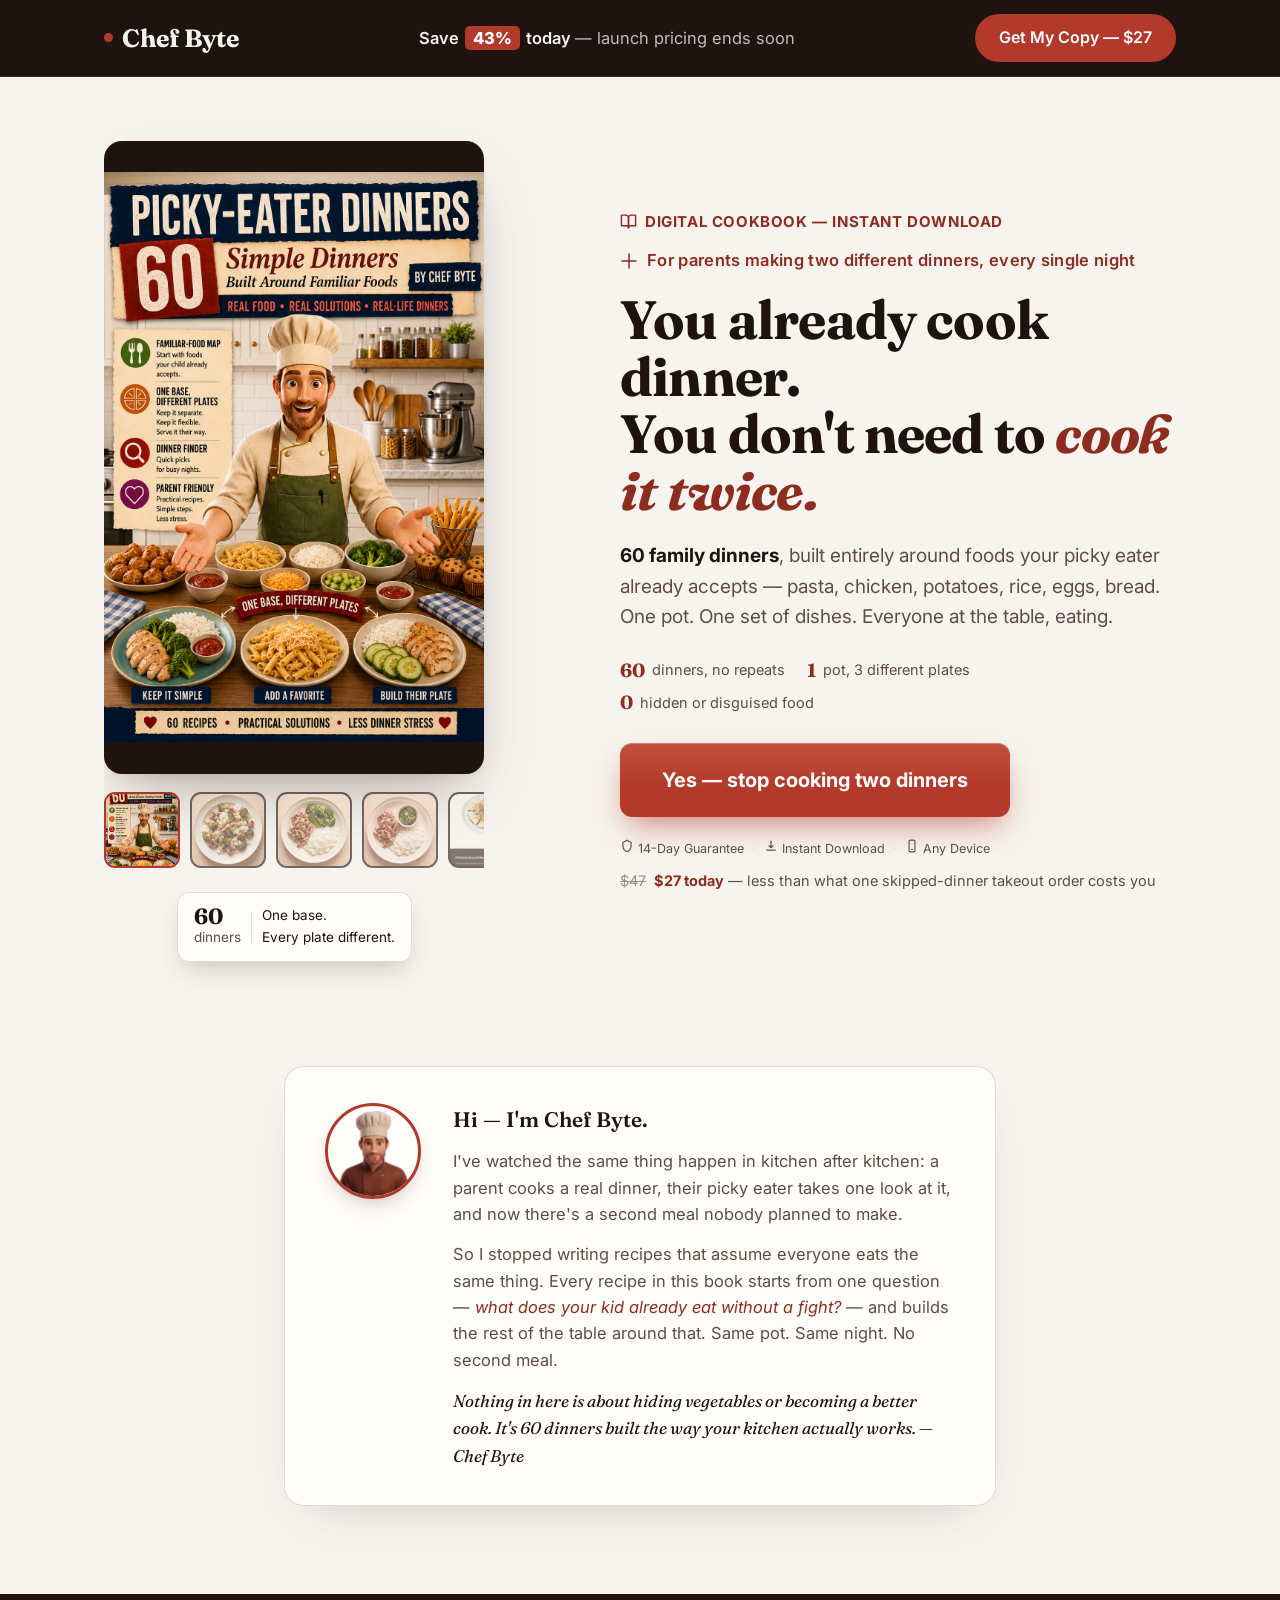
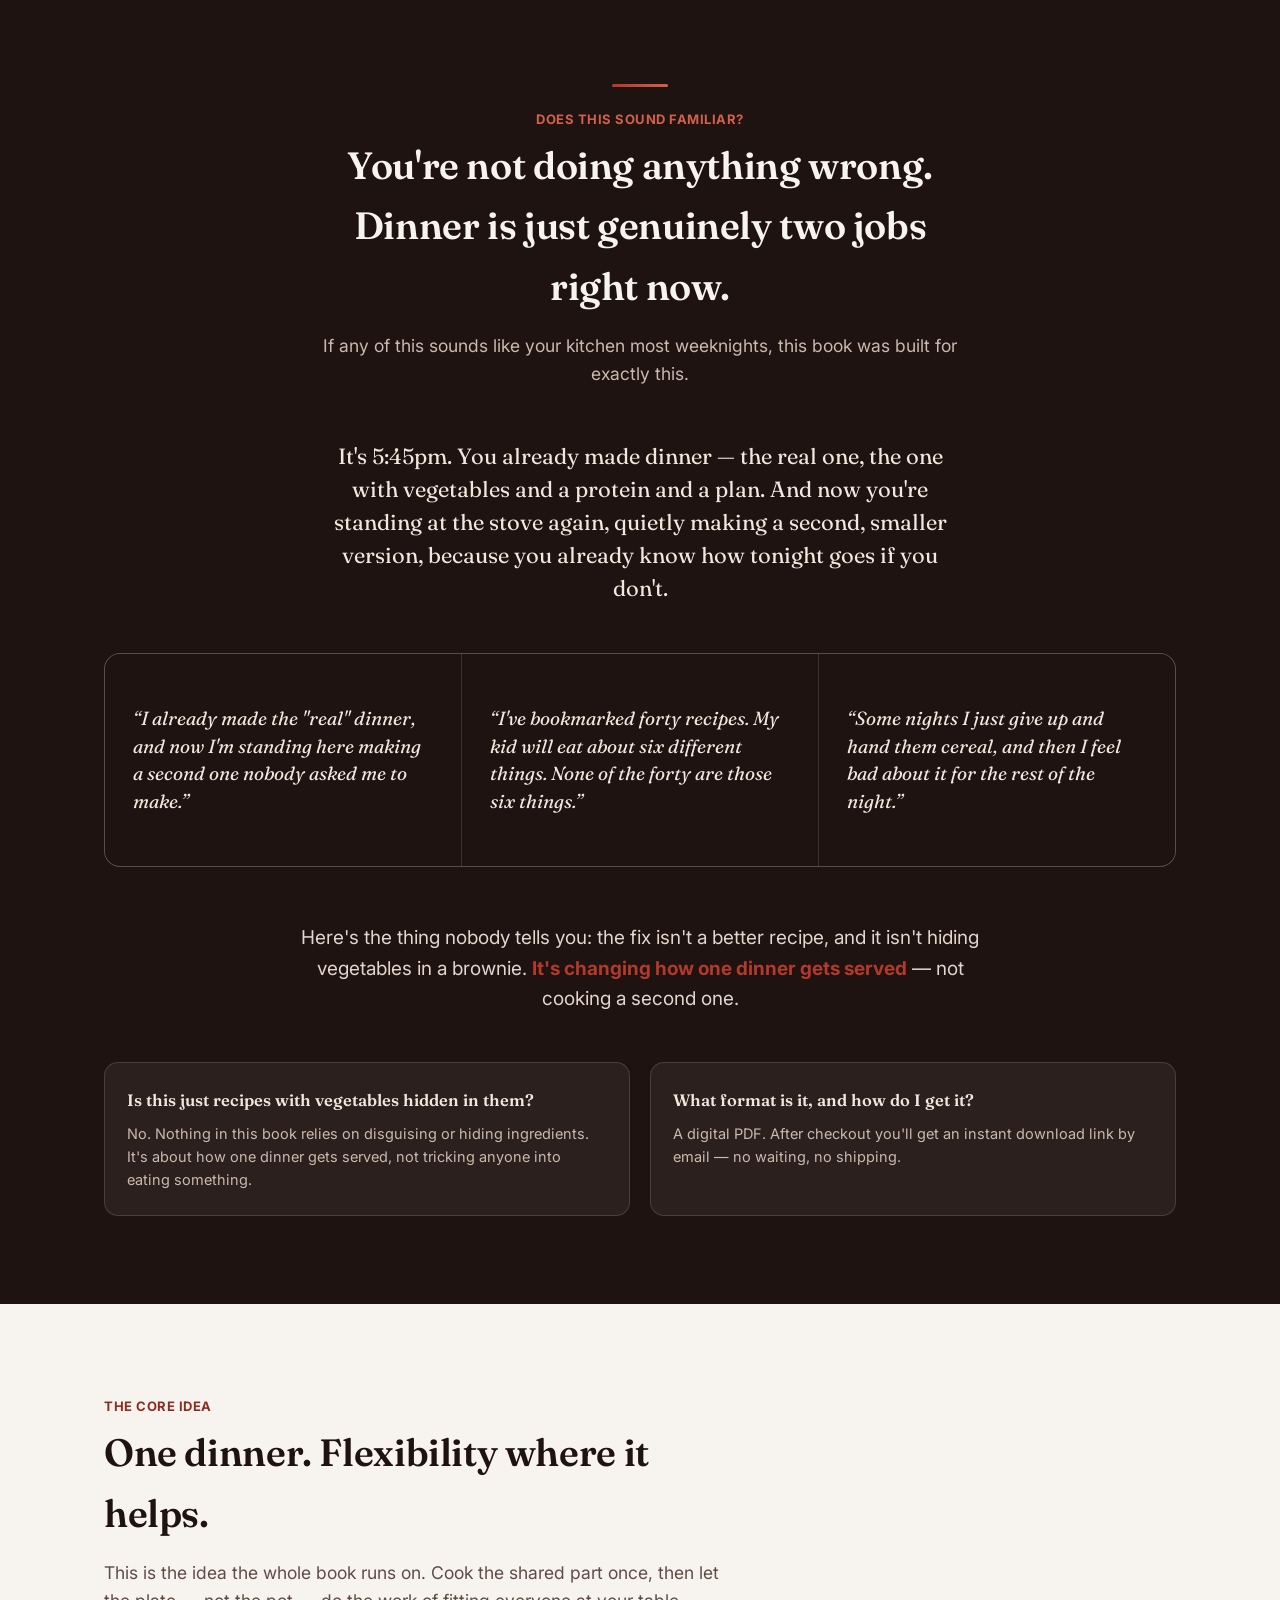
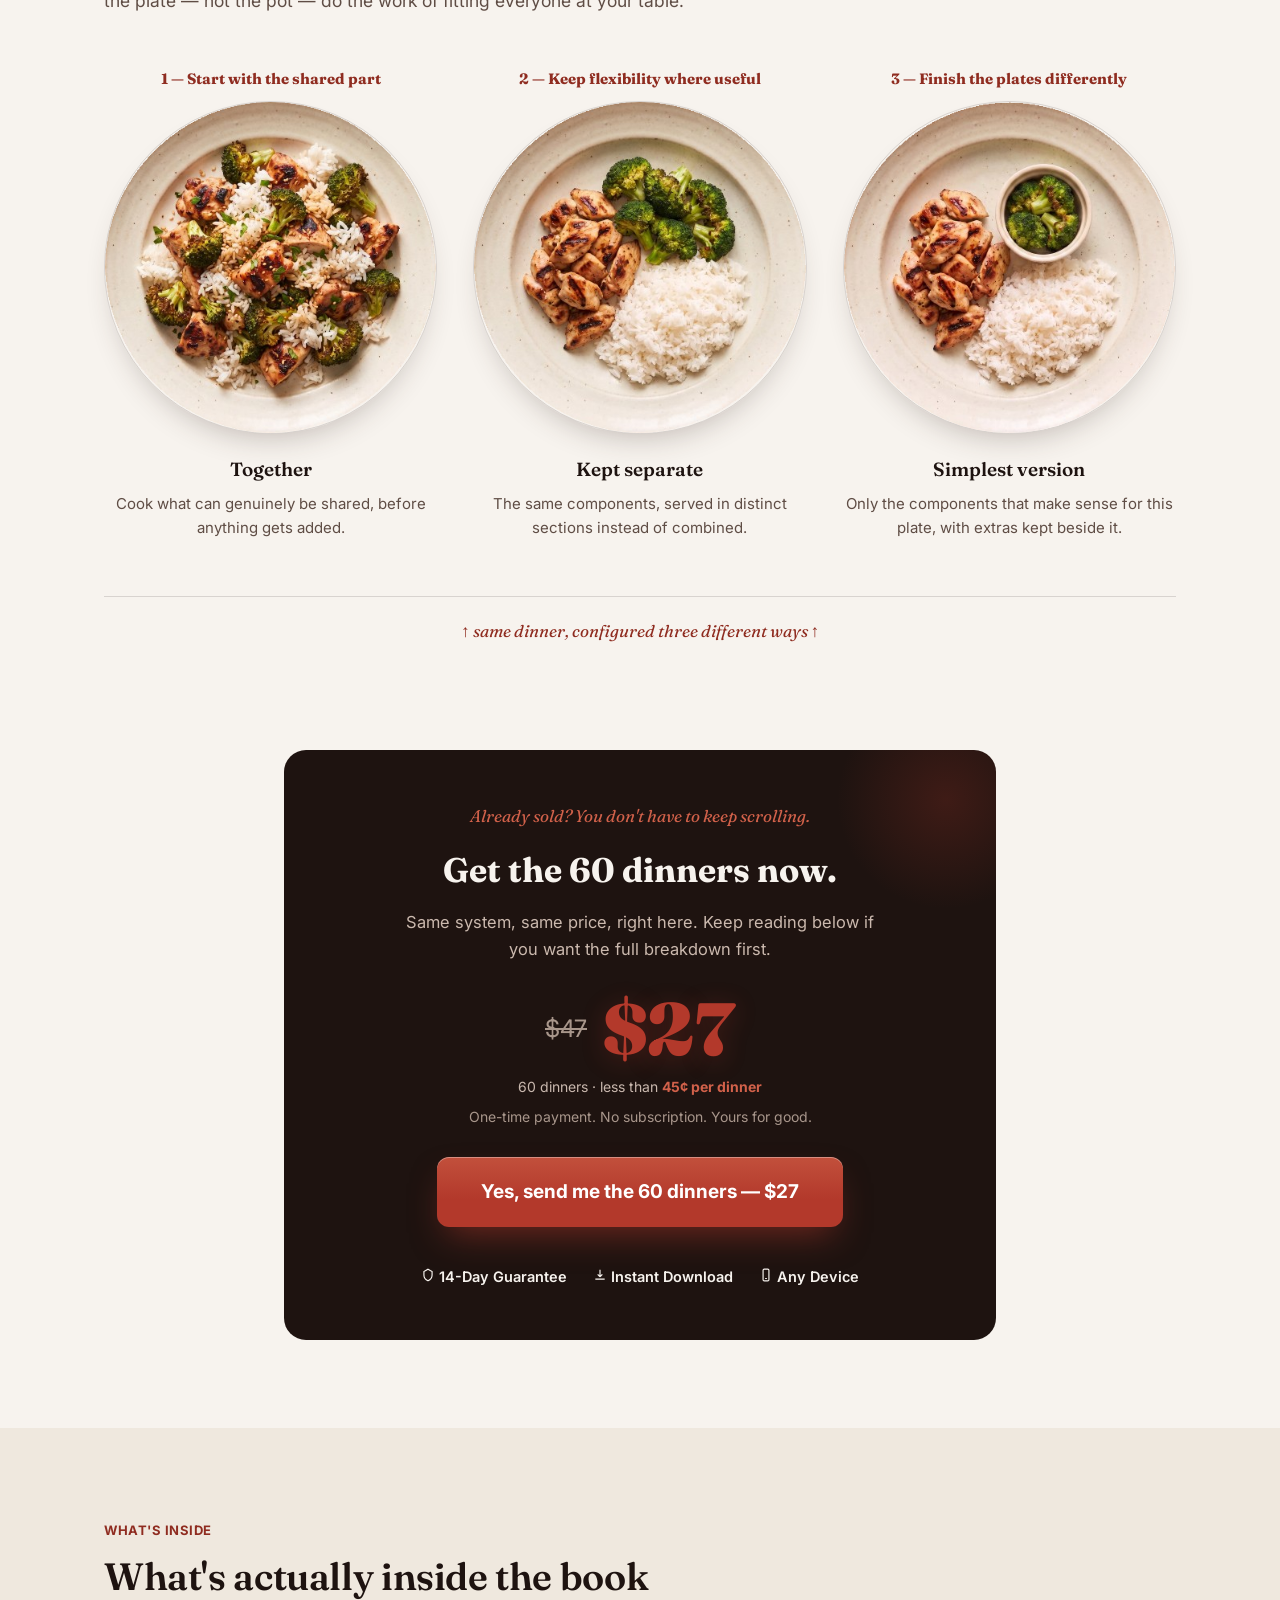
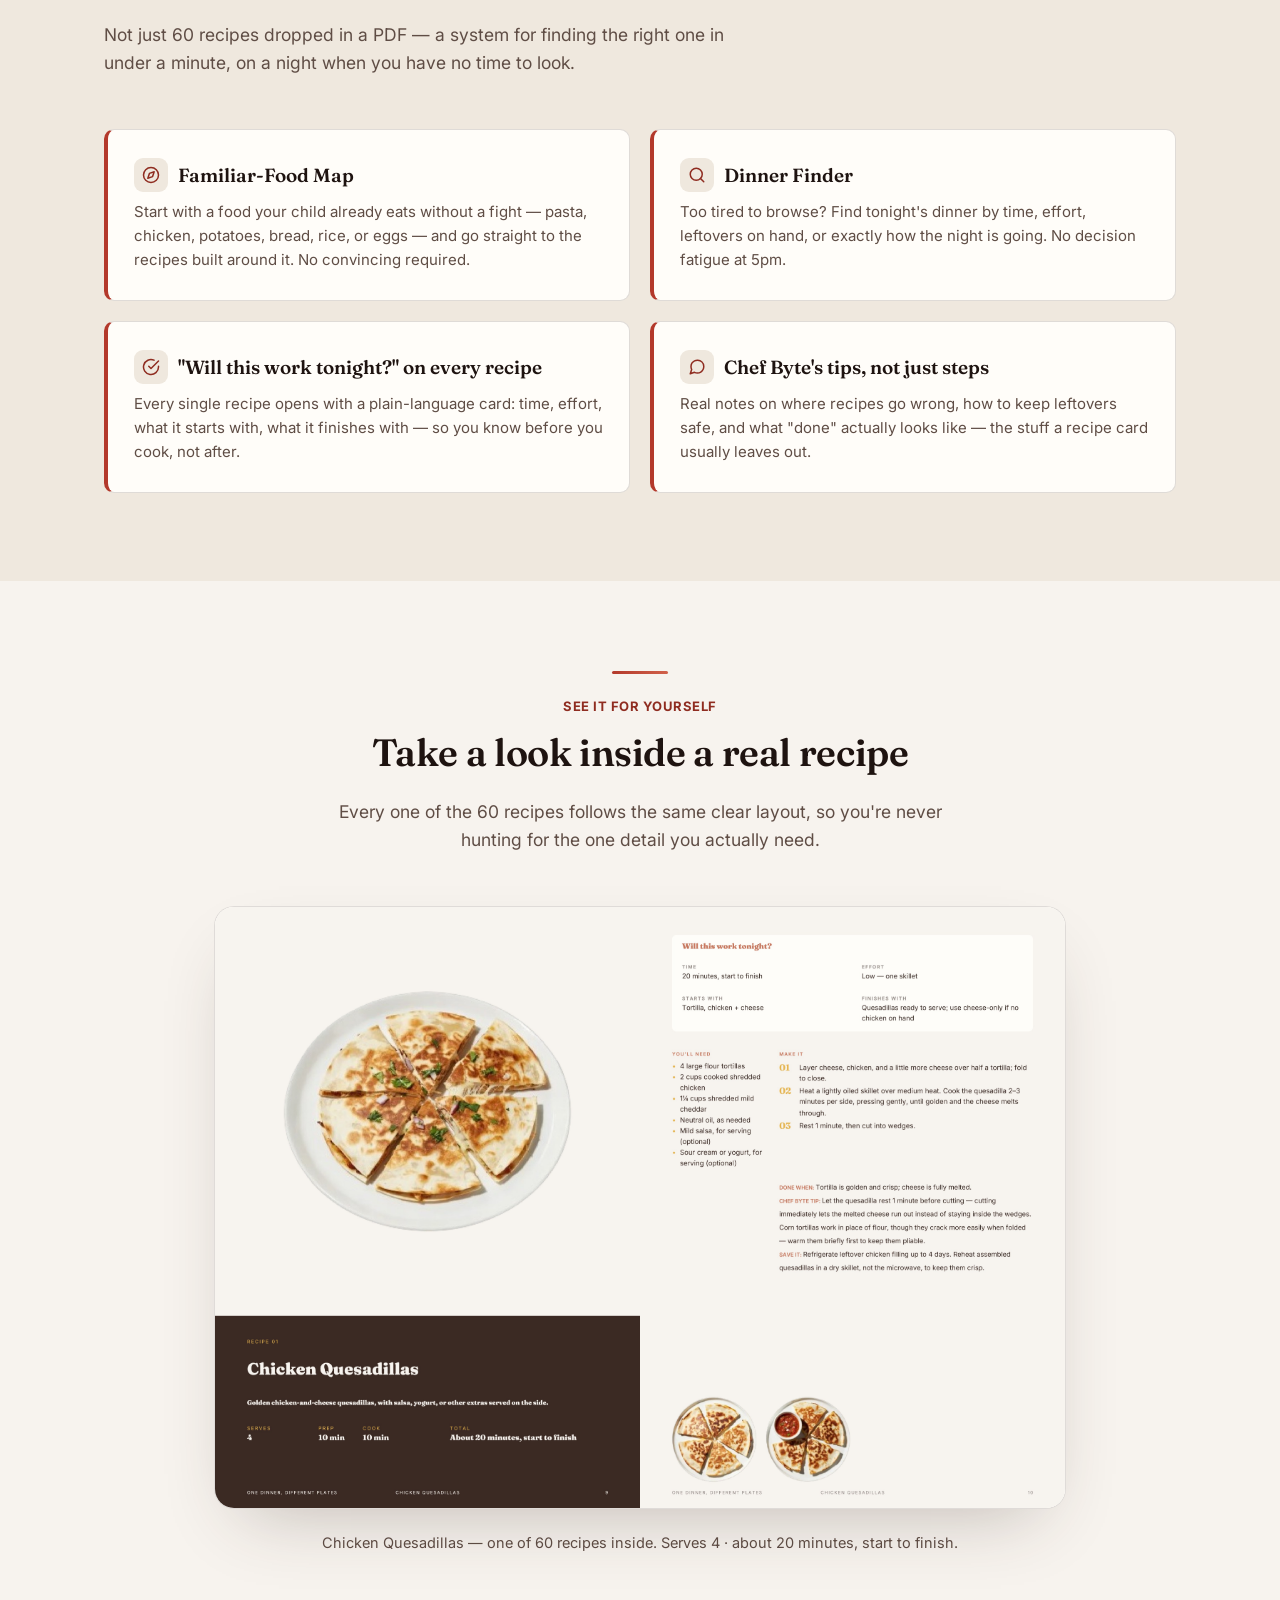
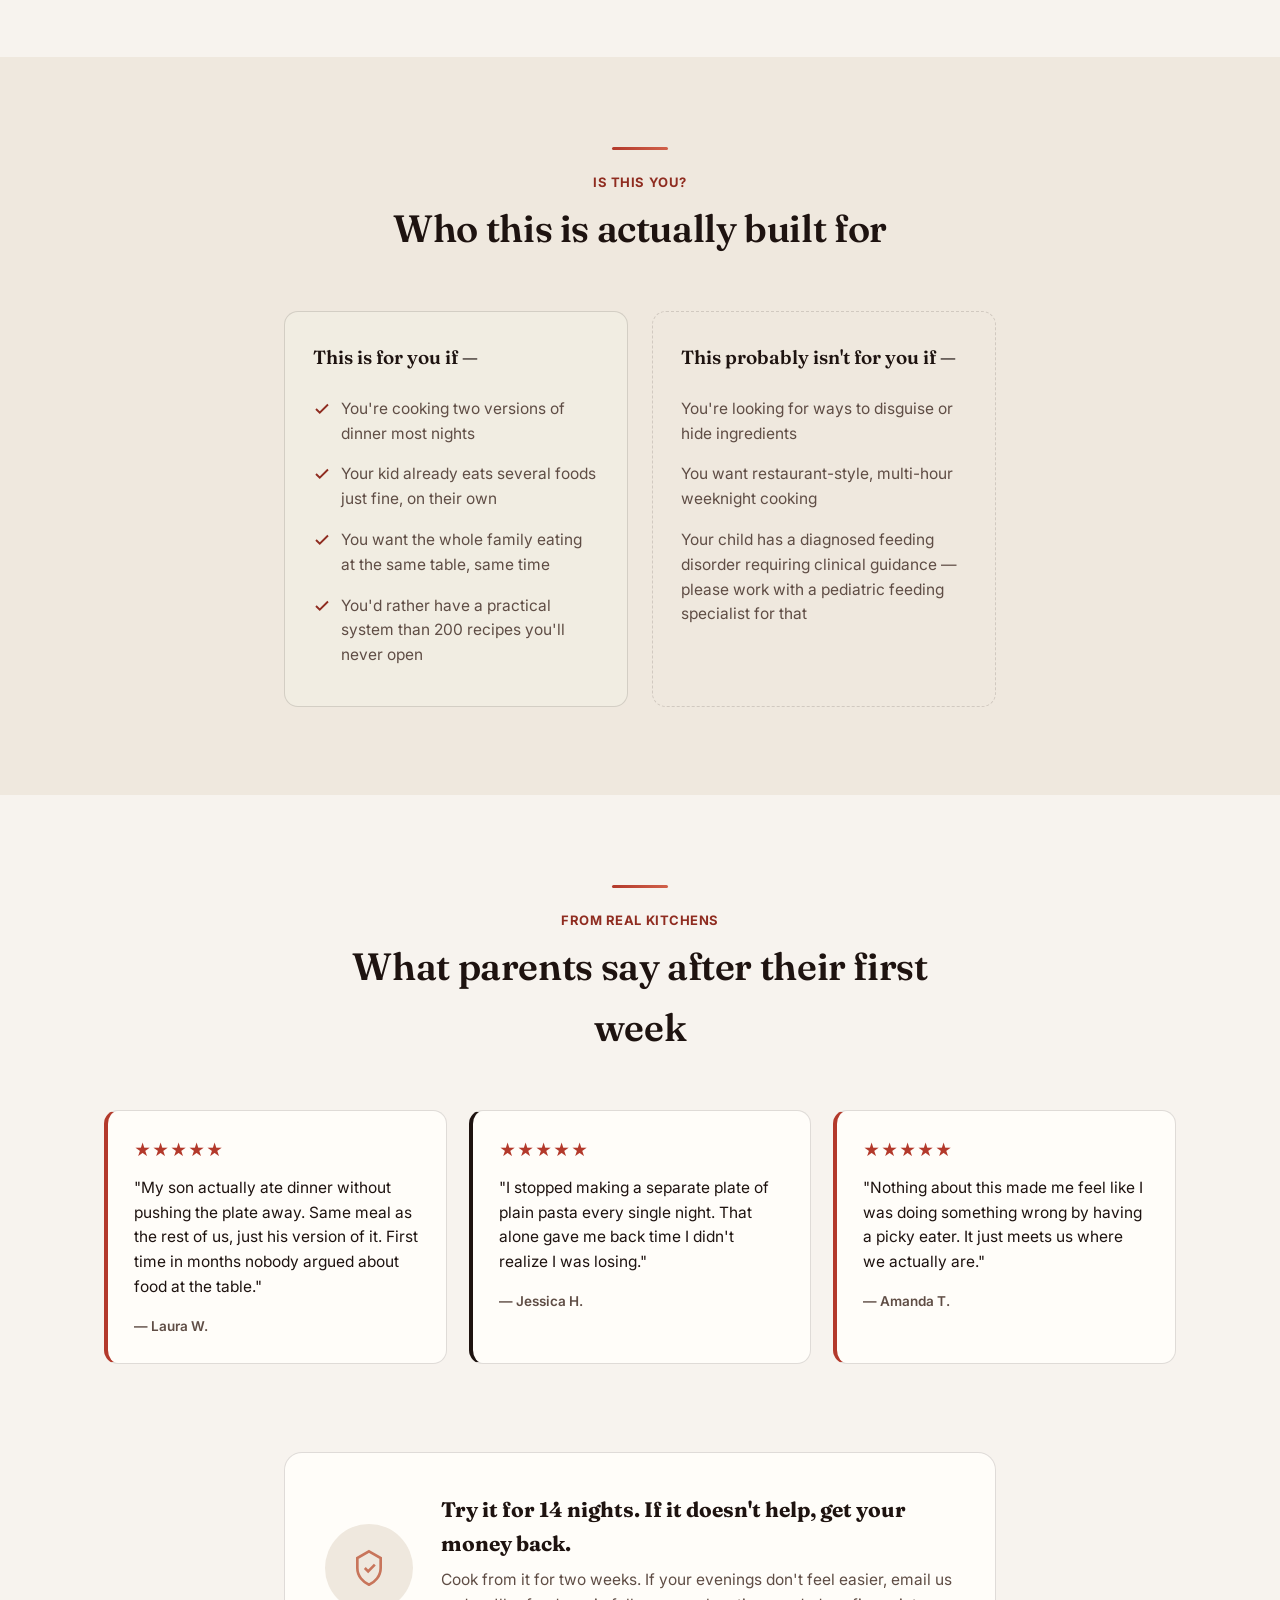
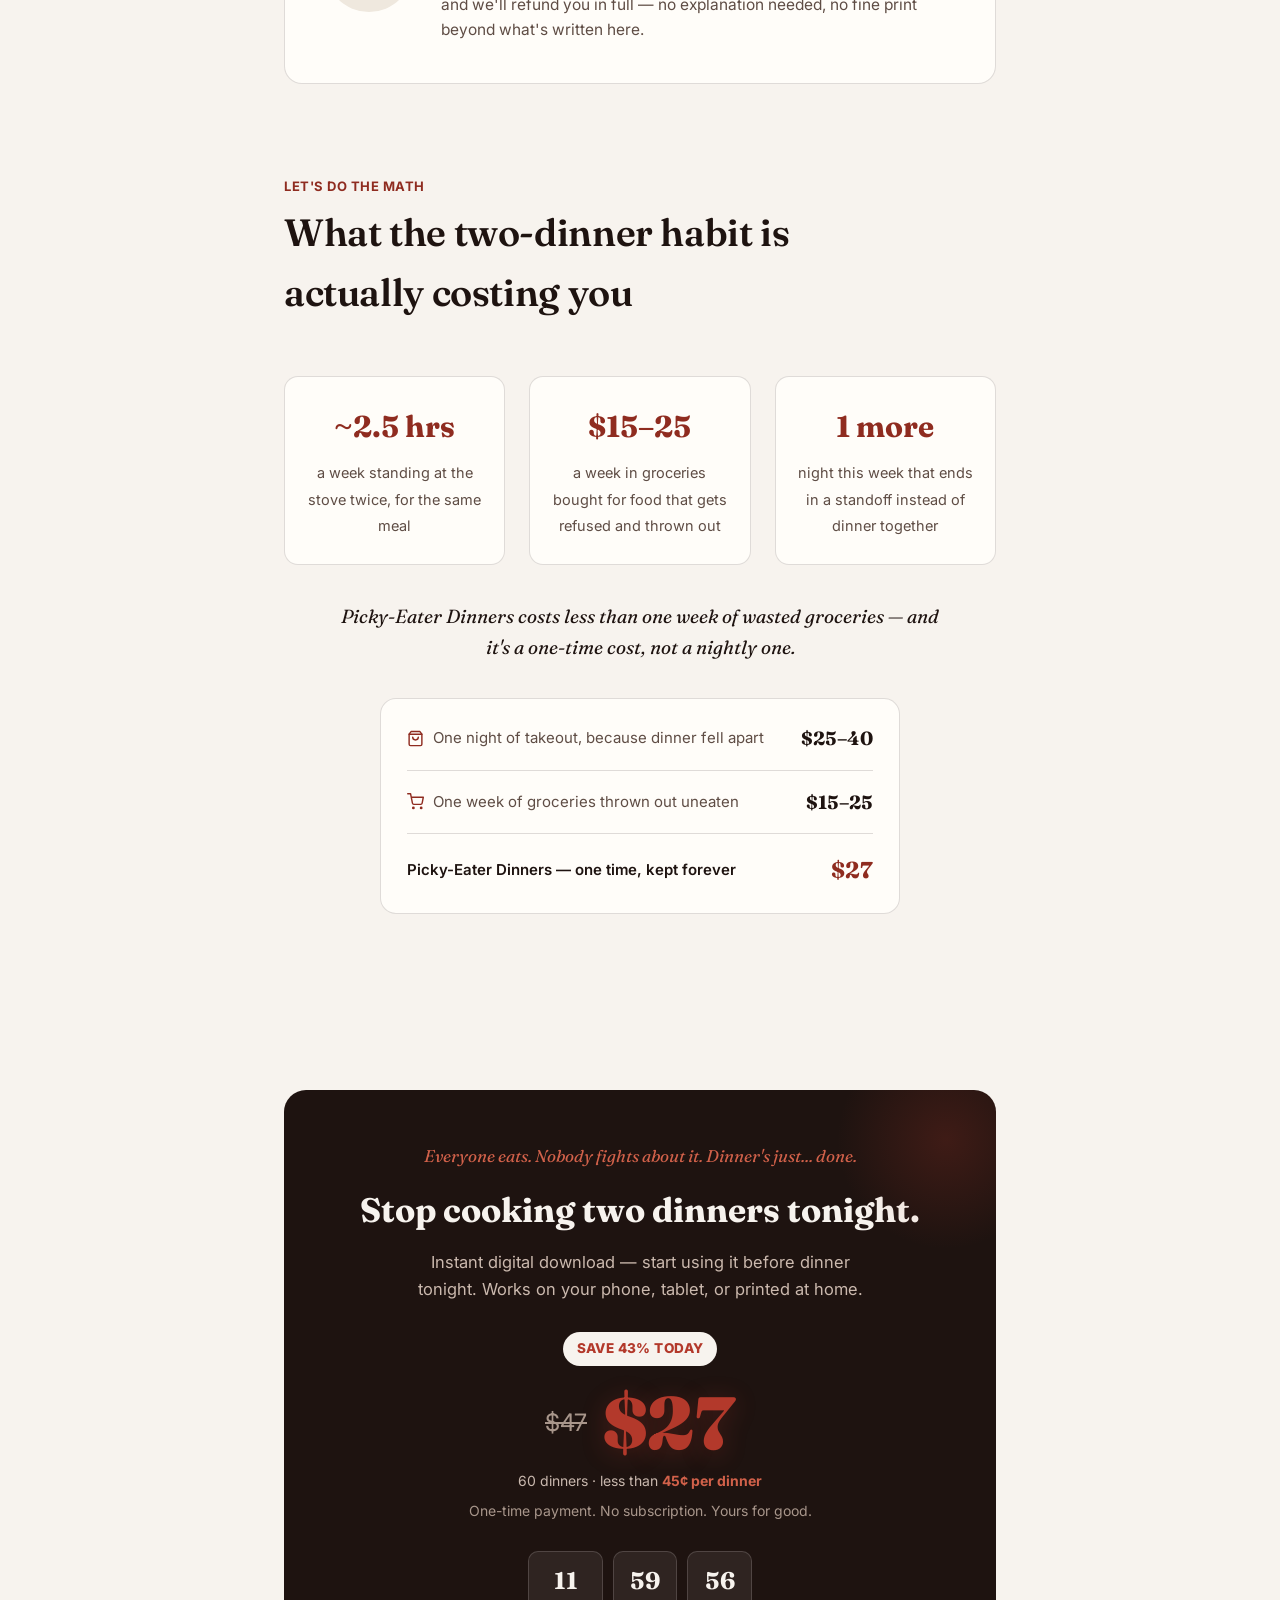
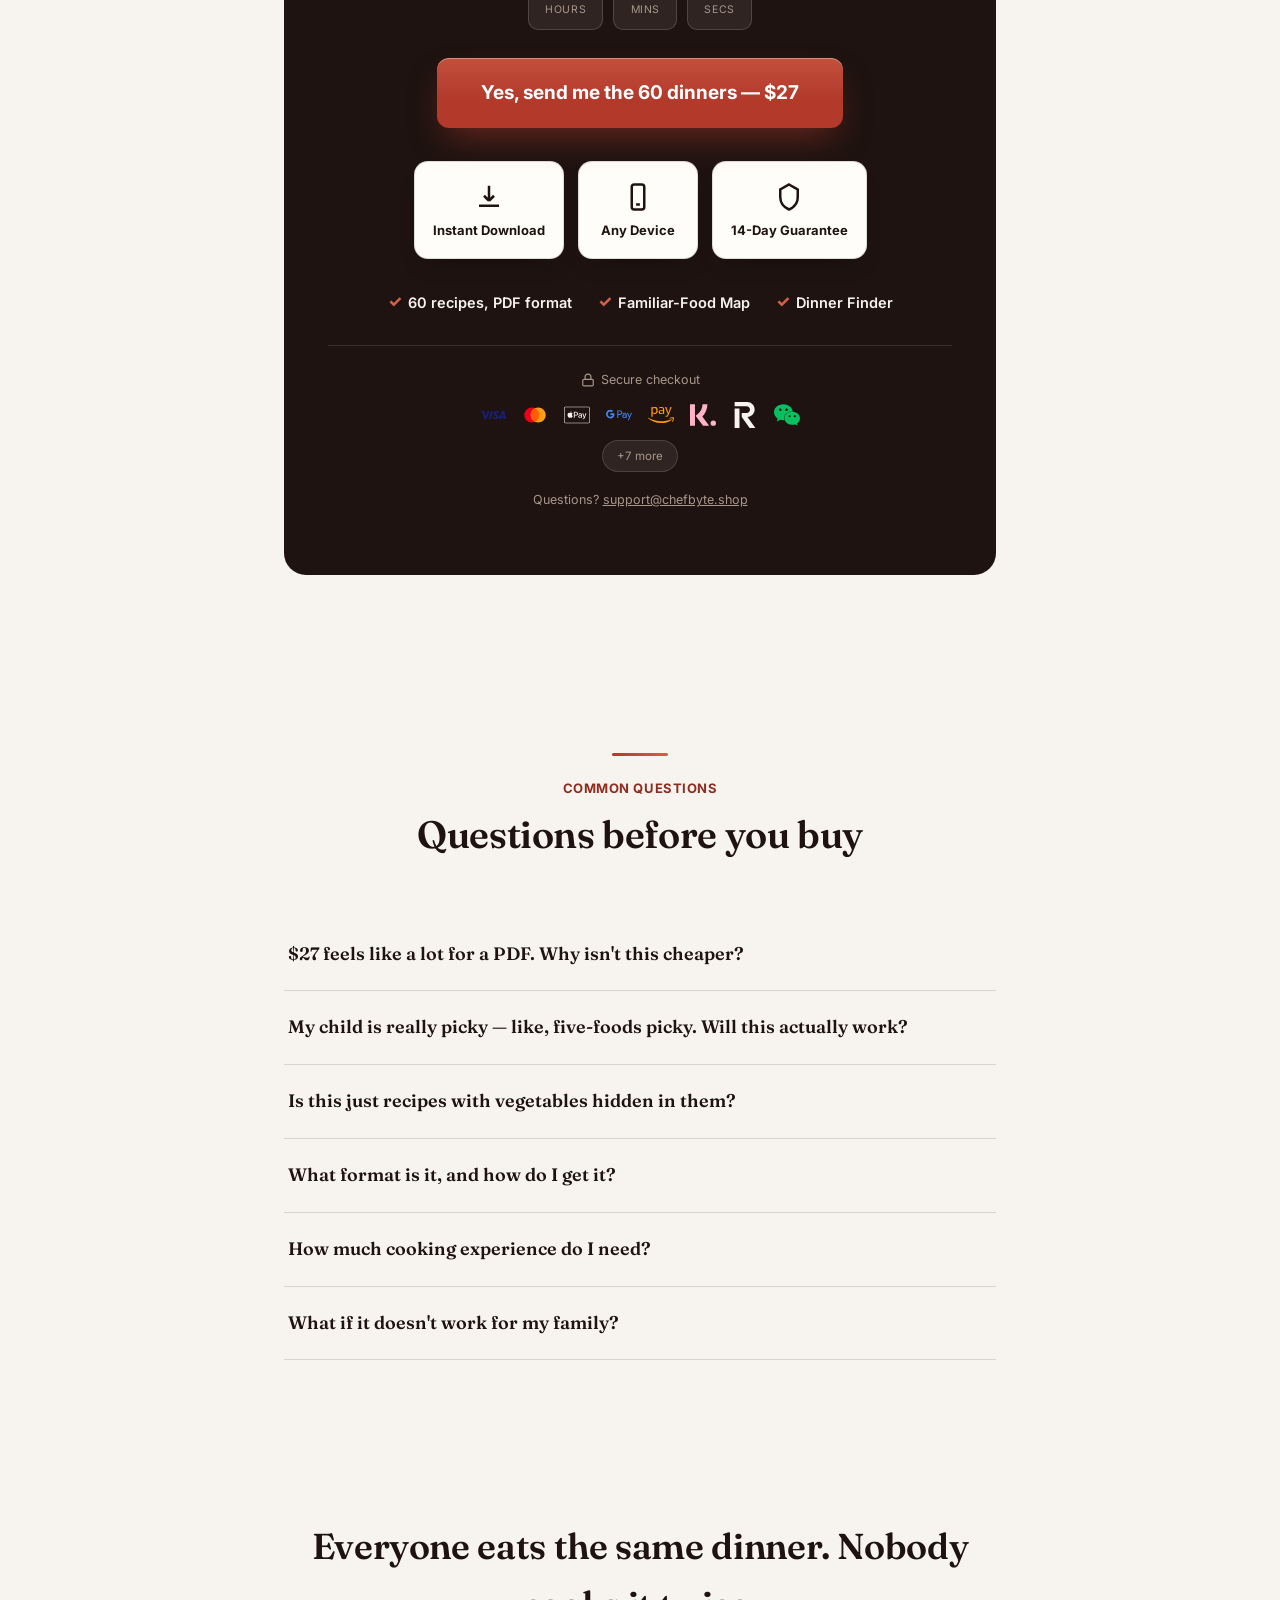
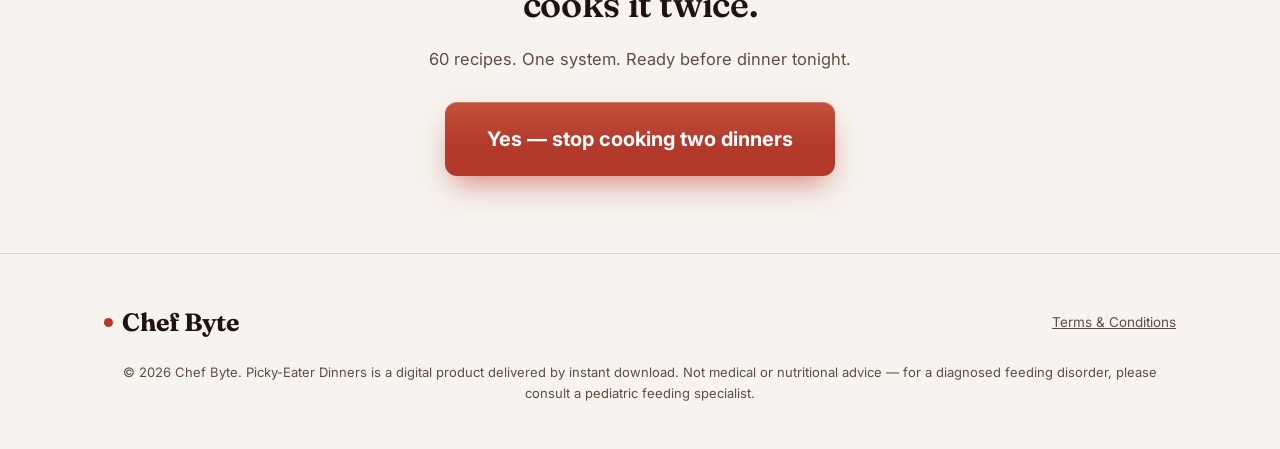
<file: index.html>
<!DOCTYPE html>
<html lang="en">
<head>
<meta charset="UTF-8">
<meta name="viewport" content="width=device-width, initial-scale=1.0">
<title>Picky-Eater Dinners — 60 Simple Dinners Built Around Familiar Foods | Chef Byte</title>
<meta name="description" content="Stop cooking two dinners every night. 60 family recipes built around foods your picky eater already eats — one dinner, served differently for everyone at the table.">
<link rel="icon" href="assets/favicon.png">

<!-- Social share preview (Facebook/iMessage/Slack/Twitter/Discord/WhatsApp link cards). -->
<link rel="canonical" href="https://www.chefbyte.shop/">
<meta property="og:type" content="website">
<meta property="og:url" content="https://www.chefbyte.shop/">
<meta property="og:title" content="Picky-Eater Dinners — 60 Simple Dinners Built Around Familiar Foods">
<meta property="og:description" content="Stop cooking two dinners every night. 60 family recipes built around foods your picky eater already eats — one dinner, served differently for everyone at the table.">
<meta property="og:image" content="https://www.chefbyte.shop/assets/cover.jpg">
<meta name="twitter:card" content="summary_large_image">
<meta name="twitter:title" content="Picky-Eater Dinners — 60 Simple Dinners Built Around Familiar Foods">
<meta name="twitter:description" content="Stop cooking two dinners every night. 60 family recipes built around foods your picky eater already eats.">
<meta name="twitter:image" content="https://www.chefbyte.shop/assets/cover.jpg">

<!-- ============================================================
  IMPLEMENTATION NOTES (read before you ship this)
  ============================================================
  1. Images: every <img> below points to /assets/... — drop your real
     files in an /assets folder next to this file (or update the paths).
     Needed: cover.jpg (front cover), quote-avatar.jpg (Chef Byte
     headshot), plate-1.jpg / plate-2.jpg / plate-3.jpg (the "One Base,
     Different Plates" trio), recipe-page-a.jpg + recipe-page-b.jpg
     (a real spread, e.g. Chicken Quesadillas, for the preview mock-up).
     Until you add real files the page still renders cleanly — the
     image slots have a coloured placeholder fallback.
  2. Checkout link: wired to Polar.sh (polar_cl_AqvtpV5m...) — search
     for buy.polar.sh below if you need to swap it for a different link.
  3. Price + countdown: search for PRICE and COUNTDOWN_HOURS.
  4. Testimonials are clearly marked placeholder copy — replace with
     real customer quotes before launch. Do not publish as-is.
  5. No external dependencies except Google Fonts. No build step —
     open the file directly or drop it into any static host.
============================================================ -->

<link rel="preconnect" href="https://fonts.googleapis.com">
<link rel="preconnect" href="https://fonts.gstatic.com" crossorigin>
<link href="https://fonts.googleapis.com/css2?family=Fraunces:opsz,wght@9..144,400;9..144,500;9..144,600;9..144,700;9..144,900&family=Inter:wght@400;500;600;700&display=swap" rel="stylesheet">
<link rel="stylesheet" href="css/styles.css">
</head>
<body>

<!-- ============ STICKY HEADER (single, merged) ============ -->
<nav>
  <div class="navrow">
    <div class="brand"><span class="dot"></span> Chef Byte</div>
    <div class="nav-urgency">Save <span class="pct">43%</span> today <span class="urgency-sub">— launch pricing ends soon</span></div>
    <a class="navcta" href="https://buy.polar.sh/polar_cl_AqvtpV5mR5wfbB8mFod6OMwkQXurr6qdJETIK0BIlUs">Get My Copy — $27</a>
  </div>
</nav>

<!-- ============ HERO GRID — desktop only: cover image + text side by side.
     On mobile this wrapper does nothing (no grid applied), so the two
     blocks below stack exactly as before, untouched. ============ -->
<div class="hero-grid">
<!-- ============ COVER REVEAL — first thing after header, no text before it ============ -->
<section class="cover-reveal">
  <div class="wrap-narrow">
    <div class="hero-visual">
      <div class="device-frame">
        <div class="cover-shot" id="heroCoverShot">
          <img id="heroCoverImg" src="assets/cover.jpg" alt="Picky-Eater Dinners cookbook cover" onerror="this.style.display='none'; this.parentElement.classList.add('ph'); this.parentElement.setAttribute('data-label','Cover image\n(assets/cover.jpg)')">
        </div>
        <!-- Desktop only (see CSS) — on mobile, swipe the picture instead. -->
        <button type="button" class="cover-shot-arrow cover-shot-arrow-left" id="coverArrowLeft" aria-label="Previous image"><svg viewBox="0 0 24 24" fill="none" stroke="currentColor" stroke-width="2.5" stroke-linecap="round" stroke-linejoin="round"><path d="M15 18l-6-6 6-6"/></svg></button>
        <button type="button" class="cover-shot-arrow cover-shot-arrow-right" id="coverArrowRight" aria-label="Next image"><svg viewBox="0 0 24 24" fill="none" stroke="currentColor" stroke-width="2.5" stroke-linecap="round" stroke-linejoin="round"><path d="M9 6l6 6-6 6"/></svg></button>
      </div>
      <!-- Real gallery, not decoration: each thumb swaps the hero image above.
           Uses assets already referenced elsewhere on the page — no new files needed. -->
      <div class="cover-thumbs" role="tablist" aria-label="Cookbook preview images">
        <button type="button" class="cover-thumb active" data-src="assets/cover.jpg" data-label="Cover image\n(assets/cover.jpg)" aria-label="Front cover"><img src="assets/cover.jpg" alt="" onerror="this.style.display='none'; this.parentElement.classList.add('ph'); this.parentElement.setAttribute('data-label','Cover')"></button>
        <button type="button" class="cover-thumb" data-src="assets/plate-1.jpg" data-label="Plate photo\n(assets/plate-1.jpg)" aria-label="Together plate"><img src="assets/plate-1.jpg" alt="" onerror="this.style.display='none'; this.parentElement.classList.add('ph'); this.parentElement.setAttribute('data-label','Plate 1')"></button>
        <button type="button" class="cover-thumb" data-src="assets/plate-2.jpg" data-label="Plate photo\n(assets/plate-2.jpg)" aria-label="Kept-separate plate"><img src="assets/plate-2.jpg" alt="" onerror="this.style.display='none'; this.parentElement.classList.add('ph'); this.parentElement.setAttribute('data-label','Plate 2')"></button>
        <button type="button" class="cover-thumb" data-src="assets/plate-3.jpg" data-label="Plate photo\n(assets/plate-3.jpg)" aria-label="Simplest-version plate"><img src="assets/plate-3.jpg" alt="" onerror="this.style.display='none'; this.parentElement.classList.add('ph'); this.parentElement.setAttribute('data-label','Plate 3')"></button>
        <button type="button" class="cover-thumb" data-src="assets/recipe-page-a.jpg" data-label="Recipe spread\n(assets/recipe-page-a.jpg)" aria-label="Sample recipe page"><img src="assets/recipe-page-a.jpg" alt="" onerror="this.style.display='none'; this.parentElement.classList.add('ph'); this.parentElement.setAttribute('data-label','Recipe page')"></button>
        <button type="button" class="cover-thumb" data-src="assets/family.jpg" data-label="Family photo\n(assets/family.jpg)" aria-label="Family eating together"><img src="assets/family.jpg" alt="" onerror="this.style.display='none'; this.parentElement.classList.add('ph'); this.parentElement.setAttribute('data-label','Family')"></button>
      </div>
      <div class="float-badge">
        <div><b>60</b><span style="color:var(--ink-soft)">dinners</span></div>
        <div style="width:1px;height:30px;background:var(--line)"></div>
        <div>One base.<br>Every plate different.</div>
      </div>
    </div>
  </div>
</section>

<!-- ============ HERO ============ -->
<header class="hero">
  <div class="wrap hero-text-only">
    <div>
      <div class="format-tag"><svg viewBox="0 0 24 24" fill="none" stroke="currentColor" stroke-width="2" stroke-linecap="round" stroke-linejoin="round"><path d="M2 3h6a4 4 0 0 1 4 4v14a3 3 0 0 0-3-3H2z"/><path d="M22 3h-6a4 4 0 0 0-4 4v14a3 3 0 0 1 3-3h7z"/></svg> DIGITAL COOKBOOK — INSTANT DOWNLOAD</div>
      <div class="eyebrow">
        <svg viewBox="0 0 24 24" fill="none" stroke="currentColor" stroke-width="2"><path d="M12 2v20M2 12h20"/></svg>
        For parents making two different dinners, every single night
      </div>
      <h1 class="hero-h">You already cook dinner.<br>You don't need to <em>cook it twice.</em></h1>
      <p class="hero-sub"><strong>60 family dinners</strong>, built entirely around foods your picky eater already accepts — pasta, chicken, potatoes, rice, eggs, bread. One pot. One set of dishes. Everyone at the table, eating.</p>
      <!-- STATS LINE — add this back in only with real numbers (email list size, followers,
           beta testers, anything true). Example once you have a number:
           <div class="stats-line">★★★★★ 4.9 &nbsp;|&nbsp; 200+ parents already cooking from it</div>
           Do not fill this with a placeholder number — an empty slot is safer than a fake one. -->
      <div class="quickscan">
        <div><b>60</b> dinners, no repeats</div>
        <div><b>1</b> pot, 3 different plates</div>
        <div><b>0</b> hidden or disguised food</div>
      </div>
      <div class="cta-row">
        <a class="btn-primary" href="https://buy.polar.sh/polar_cl_AqvtpV5mR5wfbB8mFod6OMwkQXurr6qdJETIK0BIlUs">Yes — stop cooking two dinners</a>
      </div>
      <div class="mini-trust">
        <button type="button" class="trust-trigger" data-trust="guarantee"><svg viewBox="0 0 24 24" fill="none" stroke="currentColor" stroke-width="2"><path d="M12 2l7 4v6c0 5-3.5 8.5-7 10-3.5-1.5-7-5-7-10V6l7-4z"/></svg> 14-Day Guarantee</button>
        <span class="dot">·</span>
        <button type="button" class="trust-trigger" data-trust="instant-download"><svg viewBox="0 0 24 24" fill="none" stroke="currentColor" stroke-width="2"><path d="M12 3v12m0 0l-4-4m4 4l4-4M4 19h16"/></svg> Instant Download</button>
        <span class="dot">·</span>
        <button type="button" class="trust-trigger" data-trust="any-device"><svg viewBox="0 0 24 24" fill="none" stroke="currentColor" stroke-width="2"><rect x="7" y="2" width="10" height="20" rx="2"/><line x1="10.5" y1="18" x2="13.5" y2="18"/></svg> Any Device</button>
      </div>
      <div class="price-note"><span class="was">$47</span> <span class="now">$27 today</span> — less than what one skipped-dinner takeout order costs you</div>
    </div>
  </div>
</header>
</div><!-- /.hero-grid -->

<!-- ============ MEET CHEF BYTE (personal connection) ============ -->
<section class="meet-section">
  <div class="wrap-narrow">
    <div class="meet-card reveal">
      <div class="meet-avatar">
        <img src="assets/quote-avatar.jpg" alt="Chef Byte" onerror="this.style.display='none'; this.parentElement.classList.add('ph'); this.parentElement.setAttribute('data-label','Chef Byte')">
      </div>
      <div class="meet-text">
        <p class="meet-kicker">Hi — I'm Chef Byte.</p>
        <p>I've watched the same thing happen in kitchen after kitchen: a parent cooks a real dinner, their picky eater takes one look at it, and now there's a second meal nobody planned to make.</p>
        <p>So I stopped writing recipes that assume everyone eats the same thing. Every recipe in this book starts from one question — <em>what does your kid already eat without a fight?</em> — and builds the rest of the table around that. Same pot. Same night. No second meal.</p>
        <p class="meet-sign">Nothing in here is about hiding vegetables or becoming a better cook. It's 60 dinners built the way your kitchen actually works. — Chef Byte</p>
      </div>
    </div>
  </div>
</section>

<!-- ============ PROBLEM / AGITATION ============ -->
<section class="dark">
  <div class="wrap">
    <div class="section-head reveal"><div class="divider-accent"></div>
      <div class="eyebrow-sm">DOES THIS SOUND FAMILIAR?</div>
      <h2>You're not doing anything wrong. Dinner is just genuinely two jobs right now.</h2>
      <p>If any of this sounds like your kitchen most weeknights, this book was built for exactly this.</p>
    </div>
  </div>
  <div class="wrap-narrow">
    <div class="scene reveal">
      <p>It's 5:45pm. You already made dinner — the real one, the one with vegetables and a protein and a plan. And now you're standing at the stove again, quietly making a second, smaller version, because you already know how tonight goes if you don't.</p>
    </div>
  </div>
  <div class="wrap">
    <div class="problem-list">
      <div class="problem-item reveal"><p class="q">I already made the "real" dinner, and now I'm standing here making a second one nobody asked me to make.</p></div>
      <div class="problem-item reveal reveal-d1"><p class="q">I've bookmarked forty recipes. My kid will eat about six different things. None of the forty are those six things.</p></div>
      <div class="problem-item reveal reveal-d2"><p class="q">Some nights I just give up and hand them cereal, and then I feel bad about it for the rest of the night.</p></div>
    </div>
    <div class="bridge">
      <p>Here's the thing nobody tells you: the fix isn't a better recipe, and it isn't hiding vegetables in a brownie. <strong>It's changing how one dinner gets served</strong> — not cooking a second one.</p>
    </div>
    <div class="mini-faq reveal">
      <div class="mini-faq-item">
        <h4>Is this just recipes with vegetables hidden in them?</h4>
        <p>No. Nothing in this book relies on disguising or hiding ingredients. It's about how one dinner gets served, not tricking anyone into eating something.</p>
      </div>
      <div class="mini-faq-item">
        <h4>What format is it, and how do I get it?</h4>
        <p>A digital PDF. After checkout you'll get an instant download link by email — no waiting, no shipping.</p>
      </div>
    </div>
  </div>
</section>

<!-- ============ HOW IT WORKS: ONE BASE, DIFFERENT PLATES ============ -->
<section id="how">
  <div class="wrap">
    <div class="section-head section-head-left reveal">
      <div class="eyebrow-sm">THE CORE IDEA</div>
      <h2>One dinner. Flexibility where it helps.</h2>
      <p>This is the idea the whole book runs on. Cook the shared part once, then let the plate — not the pot — do the work of fitting everyone at your table.</p>
    </div>
    <div class="steps">
      <div class="step reveal">
        <div class="step-num">1 — Start with the shared part</div>
        <div class="step-plate"><img src="assets/step-plate-1.png" alt="Plate showing everything served together" onerror="this.style.display='none'; this.parentElement.classList.add('ph'); this.parentElement.setAttribute('data-label','Plate photo\n(assets/step-plate-1.png)')"></div>
        <h3>Together</h3>
        <p>Cook what can genuinely be shared, before anything gets added.</p>
      </div>
      <div class="step reveal reveal-d1">
        <div class="step-num">2 — Keep flexibility where useful</div>
        <div class="step-plate"><img src="assets/step-plate-2.png" alt="Plate showing components kept separate" onerror="this.style.display='none'; this.parentElement.classList.add('ph'); this.parentElement.setAttribute('data-label','Plate photo\n(assets/step-plate-2.png)')"></div>
        <h3>Kept separate</h3>
        <p>The same components, served in distinct sections instead of combined.</p>
      </div>
      <div class="step reveal reveal-d2">
        <div class="step-num">3 — Finish the plates differently</div>
        <div class="step-plate"><img src="assets/step-plate-3.png" alt="Plate showing simplest version" onerror="this.style.display='none'; this.parentElement.classList.add('ph'); this.parentElement.setAttribute('data-label','Plate photo\n(assets/step-plate-3.png)')"></div>
        <h3>Simplest version</h3>
        <p>Only the components that make sense for this plate, with extras kept beside it.</p>
      </div>
    </div>
    <p class="same-dinner">↑ same dinner, configured three different ways ↑</p>
  </div>
</section>

<!-- ============ EARLY SOFT-CLOSE — buy now, don't wait for the full pitch ============ -->
<section style="padding-top:0;">
  <div class="wrap-narrow">
    <div class="price-box reveal">
      <p class="payoff-line">Already sold? You don't have to keep scrolling.</p>
      <h2>Get the 60 dinners now.</h2>
      <p class="lede">Same system, same price, right here. Keep reading below if you want the full breakdown first.</p>
      <div class="price-tag"><span class="was">$47</span><span class="now">$27</span></div>
      <div class="per-unit">60 dinners · less than <strong>45¢ per dinner</strong></div>
      <div class="sub">One-time payment. No subscription. Yours for good.</div>
      <div>
        <a class="btn-gold" href="https://buy.polar.sh/polar_cl_AqvtpV5mR5wfbB8mFod6OMwkQXurr6qdJETIK0BIlUs">Yes, send me the 60 dinners — $27</a>
      </div>
      <div class="includes">
        <button type="button" class="trust-trigger" data-trust="guarantee"><svg viewBox="0 0 24 24" fill="none" stroke="currentColor" stroke-width="2"><path d="M12 2l7 4v6c0 5-3.5 8.5-7 10-3.5-1.5-7-5-7-10V6l7-4z"/></svg> 14-Day Guarantee</button>
        <button type="button" class="trust-trigger" data-trust="instant-download"><svg viewBox="0 0 24 24" fill="none" stroke="currentColor" stroke-width="2"><path d="M12 3v12m0 0l-4-4m4 4l4-4M4 19h16"/></svg> Instant Download</button>
        <button type="button" class="trust-trigger" data-trust="any-device"><svg viewBox="0 0 24 24" fill="none" stroke="currentColor" stroke-width="2"><rect x="7" y="2" width="10" height="20" rx="2"/><line x1="10.5" y1="18" x2="13.5" y2="18"/></svg> Any Device</button>
      </div>
    </div>
  </div>
</section>

<!-- ============ WHAT'S INSIDE ============ -->
<section style="background:var(--cream-2)">
  <div class="wrap">
    <div class="section-head section-head-left reveal">
      <div class="eyebrow-sm">WHAT'S INSIDE</div>
      <h2>What's actually inside the book</h2>
      <p>Not just 60 recipes dropped in a PDF — a system for finding the right one in under a minute, on a night when you have no time to look.</p>
    </div>
    <div class="feat-grid">
      <div class="feat-card reveal">
        <h3><span class="ico"><svg viewBox="0 0 24 24" fill="none" stroke="currentColor" stroke-width="2" stroke-linecap="round" stroke-linejoin="round"><circle cx="12" cy="12" r="10"/><polygon points="16.24 7.76 14.12 14.12 7.76 16.24 9.88 9.88 16.24 7.76"/></svg></span> Familiar-Food Map</h3>
        <p>Start with a food your child already eats without a fight — pasta, chicken, potatoes, bread, rice, or eggs — and go straight to the recipes built around it. No convincing required.</p>
      </div>
      <div class="feat-card reveal reveal-d1">
        <h3><span class="ico"><svg viewBox="0 0 24 24" fill="none" stroke="currentColor" stroke-width="2" stroke-linecap="round" stroke-linejoin="round"><circle cx="11" cy="11" r="8"/><line x1="21" y1="21" x2="16.65" y2="16.65"/></svg></span> Dinner Finder</h3>
        <p>Too tired to browse? Find tonight's dinner by time, effort, leftovers on hand, or exactly how the night is going. No decision fatigue at 5pm.</p>
      </div>
      <div class="feat-card reveal reveal-d2">
        <h3><span class="ico"><svg viewBox="0 0 24 24" fill="none" stroke="currentColor" stroke-width="2" stroke-linecap="round" stroke-linejoin="round"><path d="M22 11.08V12a10 10 0 1 1-5.93-9.14"/><polyline points="22 4 12 14.01 9 11.01"/></svg></span> "Will this work tonight?" on every recipe</h3>
        <p>Every single recipe opens with a plain-language card: time, effort, what it starts with, what it finishes with — so you know before you cook, not after.</p>
      </div>
      <div class="feat-card reveal reveal-d3">
        <h3><span class="ico"><svg viewBox="0 0 24 24" fill="none" stroke="currentColor" stroke-width="2" stroke-linecap="round" stroke-linejoin="round"><path d="M21 11.5a8.38 8.38 0 0 1-.9 3.8 8.5 8.5 0 0 1-7.6 4.7 8.38 8.38 0 0 1-3.8-.9L3 21l1.9-5.7a8.38 8.38 0 0 1-.9-3.8 8.5 8.5 0 0 1 4.7-7.6 8.38 8.38 0 0 1 3.8-.9h.5a8.48 8.48 0 0 1 8 8v.5z"/></svg></span> Chef Byte's tips, not just steps</h3>
        <p>Real notes on where recipes go wrong, how to keep leftovers safe, and what "done" actually looks like — the stuff a recipe card usually leaves out.</p>
      </div>
    </div>
  </div>
</section>

<!-- ============ RECIPE PREVIEW ============ -->
<section>
  <div class="wrap-narrow">
    <div class="section-head reveal"><div class="divider-accent"></div>
      <div class="eyebrow-sm">SEE IT FOR YOURSELF</div>
      <h2>Take a look inside a real recipe</h2>
      <p>Every one of the 60 recipes follows the same clear layout, so you're never hunting for the one detail you actually need.</p>
    </div>
  </div>
  <div class="wrap" style="max-width:900px;">
    <div class="preview-shell reveal">
      <div class="preview-half"><img src="assets/recipe-page-a.jpg" alt="Sample recipe page — Chicken Quesadillas" onerror="this.style.display='none'; this.parentElement.classList.add('ph'); this.parentElement.setAttribute('data-label','Recipe spread — left page\n(assets/recipe-page-a.jpg)')"></div>
      <div class="preview-half"><img src="assets/recipe-page-b.jpg" alt="Sample recipe page — ingredients and method" onerror="this.style.display='none'; this.parentElement.classList.add('ph'); this.parentElement.setAttribute('data-label','Recipe spread — right page\n(assets/recipe-page-b.jpg)')"></div>
    </div>
    <p class="preview-caption">Chicken Quesadillas — one of 60 recipes inside. Serves 4 · about 20 minutes, start to finish.</p>
  </div>
</section>

<!-- ============ WHO IT'S FOR ============ -->
<section style="background:var(--cream-2)">
  <div class="wrap-narrow">
    <div class="section-head reveal"><div class="divider-accent"></div>
      <div class="eyebrow-sm">IS THIS YOU?</div>
      <h2>Who this is actually built for</h2>
    </div>
    <div class="fit-grid reveal">
      <div class="fit-card fit-yes">
        <h3>This is for you if —</h3>
        <ul>
          <li><svg width="18" height="18" viewBox="0 0 24 24" fill="none" stroke="var(--terracotta-dark)" stroke-width="2.5"><path d="M20 6L9 17l-5-5"/></svg> You're cooking two versions of dinner most nights</li>
          <li><svg width="18" height="18" viewBox="0 0 24 24" fill="none" stroke="var(--terracotta-dark)" stroke-width="2.5"><path d="M20 6L9 17l-5-5"/></svg> Your kid already eats several foods just fine, on their own</li>
          <li><svg width="18" height="18" viewBox="0 0 24 24" fill="none" stroke="var(--terracotta-dark)" stroke-width="2.5"><path d="M20 6L9 17l-5-5"/></svg> You want the whole family eating at the same table, same time</li>
          <li><svg width="18" height="18" viewBox="0 0 24 24" fill="none" stroke="var(--terracotta-dark)" stroke-width="2.5"><path d="M20 6L9 17l-5-5"/></svg> You'd rather have a practical system than 200 recipes you'll never open</li>
        </ul>
      </div>
      <div class="fit-card fit-no">
        <h3>This probably isn't for you if —</h3>
        <ul>
          <li>You're looking for ways to disguise or hide ingredients</li>
          <li>You want restaurant-style, multi-hour weeknight cooking</li>
          <li>Your child has a diagnosed feeding disorder requiring clinical guidance — please work with a pediatric feeding specialist for that</li>
        </ul>
      </div>
    </div>
  </div>
</section>

<!-- ============ TESTIMONIALS ============ -->
<section>
  <div class="wrap">
    <div class="section-head reveal"><div class="divider-accent"></div>
      <div class="eyebrow-sm">FROM REAL KITCHENS</div>
      <h2>What parents say after their first week</h2>
    </div>
    <div class="test-grid">
      <div class="test-card reveal">
        <span class="stars">★★★★★</span>
        <p>"My son actually ate dinner without pushing the plate away. Same meal as the rest of us, just his version of it. First time in months nobody argued about food at the table."</p>
        <div class="test-who"><span>— Laura W.</span></div>
      </div>
      <div class="test-card reveal reveal-d1">
        <span class="stars">★★★★★</span>
        <p>"I stopped making a separate plate of plain pasta every single night. That alone gave me back time I didn't realize I was losing."</p>
        <div class="test-who"><span>— Jessica H.</span></div>
      </div>
      <div class="test-card reveal reveal-d2">
        <span class="stars">★★★★★</span>
        <p>"Nothing about this made me feel like I was doing something wrong by having a picky eater. It just meets us where we actually are."</p>
        <div class="test-who"><span>— Amanda T.</span></div>
      </div>
    </div>
  </div>
</section>

<!-- ============ GUARANTEE ============ -->
<section style="padding-top:0;">
  <div class="wrap-narrow">
    <div class="guarantee reveal">
      <div class="badge">
        <svg width="40" height="40" viewBox="0 0 24 24" fill="none" stroke="#c8755b" stroke-width="1.6"><path d="M12 2l7 4v6c0 5-3.5 8.5-7 10-3.5-1.5-7-5-7-10V6l7-4z"/><path d="M9.5 12l2 2 4-4"/></svg>
      </div>
      <div>
        <h3>Try it for 14 nights. If it doesn't help, get your money back.</h3>
        <p>Cook from it for two weeks. If your evenings don't feel easier, email us and we'll refund you in full — no explanation needed, no fine print beyond what's written here.</p>
      </div>
    </div>
  </div>
</section>

<!-- ============ COST OF THE PROBLEM ============ -->
<section style="padding-top:0;">
  <div class="wrap-narrow">
    <div class="section-head section-head-left reveal">
      <div class="eyebrow-sm">LET'S DO THE MATH</div>
      <h2>What the two-dinner habit is actually costing you</h2>
    </div>
    <div class="cost-grid">
      <div class="cost-item reveal">
        <b>~2.5 hrs</b>
        <span>a week standing at the stove twice, for the same meal</span>
      </div>
      <div class="cost-item reveal reveal-d1">
        <b>$15–25</b>
        <span>a week in groceries bought for food that gets refused and thrown out</span>
      </div>
      <div class="cost-item reveal reveal-d2">
        <b>1 more</b>
        <span>night this week that ends in a standoff instead of dinner together</span>
      </div>
    </div>
    <p class="cost-bridge">Picky-Eater Dinners costs less than one week of wasted groceries — and it's a one-time cost, not a nightly one.</p>
    <div class="math-card reveal">
      <div class="math-row"><span><svg viewBox="0 0 24 24" fill="none" stroke="currentColor" stroke-width="2" stroke-linecap="round" stroke-linejoin="round"><path d="M6 2 3 6v14a2 2 0 0 0 2 2h14a2 2 0 0 0 2-2V6l-3-4Z"/><path d="M3 6h18"/><path d="M16 10a4 4 0 0 1-8 0"/></svg> One night of takeout, because dinner fell apart</span><b>$25–40</b></div>
      <div class="math-row"><span><svg viewBox="0 0 24 24" fill="none" stroke="currentColor" stroke-width="2" stroke-linecap="round" stroke-linejoin="round"><circle cx="9" cy="21" r="1"/><circle cx="20" cy="21" r="1"/><path d="M1 1h4l2.68 13.39a2 2 0 0 0 2 1.61h9.72a2 2 0 0 0 2-1.61L23 6H6"/></svg> One week of groceries thrown out uneaten</span><b>$15–25</b></div>
      <div class="math-row divider"><span>Picky-Eater Dinners — one time, kept forever</span><b>$27</b></div>
    </div>
  </div>
</section>

<!-- ============ PRICING / FINAL CTA ============ -->
<section id="pricing">
  <div class="wrap-narrow">
    <div class="price-box reveal">
      <p class="payoff-line">Everyone eats. Nobody fights about it. Dinner's just... done.</p>
      <h2>Stop cooking two dinners tonight.</h2>
      <p class="lede">Instant digital download — start using it before dinner tonight. Works on your phone, tablet, or printed at home.</p>
      <div class="save-badge">SAVE 43% TODAY</div>
      <div class="price-tag"><span class="was">$47</span><span class="now">$27</span></div>
      <div class="per-unit">60 dinners · less than <strong>45¢ per dinner</strong></div>
      <div class="sub">One-time payment. No subscription. Yours for good.</div>
      <div class="countdown" id="countdown">
        <div class="cell"><b id="cd-h">05</b><span>HOURS</span></div>
        <div class="cell"><b id="cd-m">00</b><span>MINS</span></div>
        <div class="cell"><b id="cd-s">00</b><span>SECS</span></div>
      </div>
      <div>
        <a class="btn-gold" href="https://buy.polar.sh/polar_cl_AqvtpV5mR5wfbB8mFod6OMwkQXurr6qdJETIK0BIlUs">Yes, send me the 60 dinners — $27</a>
      </div>
      <div class="trust-badges">
        <button type="button" class="trust-badge" data-trust="instant-download">
          <div class="tb-icon"><svg viewBox="0 0 24 24" fill="none" stroke="currentColor" stroke-width="2"><path d="M12 3v12m0 0l-4-4m4 4l4-4M4 19h16"/></svg></div>
          <span>Instant Download</span>
        </button>
        <button type="button" class="trust-badge" data-trust="any-device">
          <div class="tb-icon"><svg viewBox="0 0 24 24" fill="none" stroke="currentColor" stroke-width="2"><rect x="7" y="2" width="10" height="20" rx="2"/><line x1="10.5" y1="18" x2="13.5" y2="18"/></svg></div>
          <span>Any Device</span>
        </button>
        <button type="button" class="trust-badge" data-trust="guarantee">
          <div class="tb-icon"><svg viewBox="0 0 24 24" fill="none" stroke="currentColor" stroke-width="2"><path d="M12 2l7 4v6c0 5-3.5 8.5-7 10-3.5-1.5-7-5-7-10V6l7-4z"/></svg></div>
          <span>14-Day Guarantee</span>
        </button>
      </div>
      <div class="includes">
        <span><span class="check-ico">✓</span> 60 recipes, PDF format</span>
        <span><span class="check-ico">✓</span> Familiar-Food Map</span>
        <span><span class="check-ico">✓</span> Dinner Finder</span>
      </div>
      <div class="pay-row">
        <span class="pay-label"><svg viewBox="0 0 24 24" fill="none" stroke="currentColor" stroke-width="2" stroke-linecap="round" stroke-linejoin="round"><rect x="3" y="11" width="18" height="11" rx="2" ry="2"/><path d="M7 11V7a5 5 0 0 1 10 0v4"/></svg> Secure checkout</span>
        <div class="pay-icons">
          <img src="assets/pay/visa.svg" alt="Visa">
          <img src="assets/pay/mastercard.svg" alt="Mastercard">
          <img src="assets/pay/applepay.svg" alt="Apple Pay">
          <img src="assets/pay/googlepay.svg" alt="Google Pay">
          <img src="assets/pay/amazonpay.svg" alt="Amazon Pay">
          <img src="assets/pay/klarna.svg" alt="Klarna">
          <img src="assets/pay/revolut.svg" alt="Revolut">
          <img src="assets/pay/wechat.svg" alt="WeChat Pay">
        </div>
        <div class="pay-more">+7 more</div>
      </div>
      <p style="text-align:center; font-size:12.5px; color:#a8968b; margin-top:18px;">Questions? <a href="mailto:support@chefbyte.shop" style="text-decoration:underline;">support@chefbyte.shop</a></p>
    </div>
  </div>
</section>

<!-- ============ FAQ ============ -->
<section>
  <div class="wrap-narrow">
    <div class="section-head reveal"><div class="divider-accent"></div>
      <div class="eyebrow-sm">COMMON QUESTIONS</div>
      <h2>Questions before you buy</h2>
    </div>
    <div class="faq-list">
      <details class="faq-item">
        <summary class="faq-q">$27 feels like a lot for a PDF. Why isn't this cheaper?</summary>
        <div class="faq-a">Because a $3 recipe pack usually gets skimmed once and forgotten. This isn't a recipe dump — it's a system that has to actually change what happens at 5pm on a Tuesday, and it's built to be used for years, not one weeknight. If it doesn't earn that price back in the first two weeks, the guarantee below means you don't pay for it.</div>
      </details>
      <details class="faq-item">
        <summary class="faq-q">My child is really picky — like, five-foods picky. Will this actually work?</summary>
        <div class="faq-a">This book is built around exactly that situation. The Familiar-Food Map starts from foods your child already eats — pasta, chicken, potatoes, bread and tortillas, rice, or eggs — and builds outward from there, instead of asking them to accept something new first.</div>
      </details>
      <details class="faq-item">
        <summary class="faq-q">Is this just recipes with vegetables hidden in them?</summary>
        <div class="faq-a">No. Nothing in this book relies on disguising or hiding ingredients. The system is about how one dinner gets served, not about tricking anyone into eating something.</div>
      </details>
      <details class="faq-item">
        <summary class="faq-q">What format is it, and how do I get it?</summary>
        <div class="faq-a">It's a digital PDF cookbook. After checkout you'll get an instant download link by email — no waiting, no shipping. Read it on your phone, tablet, laptop, or print any page at home.</div>
      </details>
      <details class="faq-item">
        <summary class="faq-q">How much cooking experience do I need?</summary>
        <div class="faq-a">None beyond basic weeknight cooking. Every recipe includes a "Will this work tonight?" card up front with real time and effort estimates, plus a plain-language "done when" check so you're never guessing.</div>
      </details>
      <details class="faq-item">
        <summary class="faq-q">What if it doesn't work for my family?</summary>
        <div class="faq-a">You've got 14 days to actually cook from it. If your weeknights don't feel easier, email us and we'll refund you — no forms, no explanation required.</div>
      </details>
    </div>
  </div>
</section>

<!-- ============ FINAL EMOTIONAL CLOSE ============ -->
<section class="final-close">
  <div class="wrap-narrow">
    <p class="final-close-line reveal">Everyone eats the same dinner. Nobody cooks it twice.</p>
    <p class="final-close-sub reveal reveal-d1">60 recipes. One system. Ready before dinner tonight.</p>
    <div class="reveal reveal-d2"><a class="btn-primary" href="https://buy.polar.sh/polar_cl_AqvtpV5mR5wfbB8mFod6OMwkQXurr6qdJETIK0BIlUs">Yes — stop cooking two dinners</a></div>
  </div>
</section>

<!-- ============ FOOTER ============ -->
<footer>
  <div class="wrap">
    <div class="foot-row">
      <div class="brand"><span class="dot"></span> Chef Byte</div>
      <a href="terms" style="font-size:13.5px; color:var(--ink-soft); text-decoration:underline;">Terms &amp; Conditions</a>
    </div>
    <p class="foot-note">© 2026 Chef Byte. Picky-Eater Dinners is a digital product delivered by instant download. Not medical or nutritional advice — for a diagnosed feeding disorder, please consult a pediatric feeding specialist.</p>
  </div>
</footer>

<!-- ============ STICKY MOBILE CTA ============ -->
<div class="sticky-cta">
  <div class="amt"><span class="was">$47</span> $27 <span class="sticky-pct">43% off</span></div>
  <a href="https://buy.polar.sh/polar_cl_AqvtpV5mR5wfbB8mFod6OMwkQXurr6qdJETIK0BIlUs">Stop cooking twice</a>
</div>

<!-- ============ TRUST ICON POPUP MODAL ============ -->
<div class="trust-modal-overlay" id="trustModalOverlay">
  <div class="trust-modal" role="dialog" aria-modal="true" aria-labelledby="trustModalTitle">
    <button type="button" class="trust-modal-close" id="trustModalClose" aria-label="Close">✕</button>
    <div class="trust-modal-icon" id="trustModalIcon"></div>
    <h3 id="trustModalTitle"></h3>
    <p id="trustModalDesc"></p>
  </div>
</div>

<script src="js/main.js" defer></script>

</body>
</html>
</file>
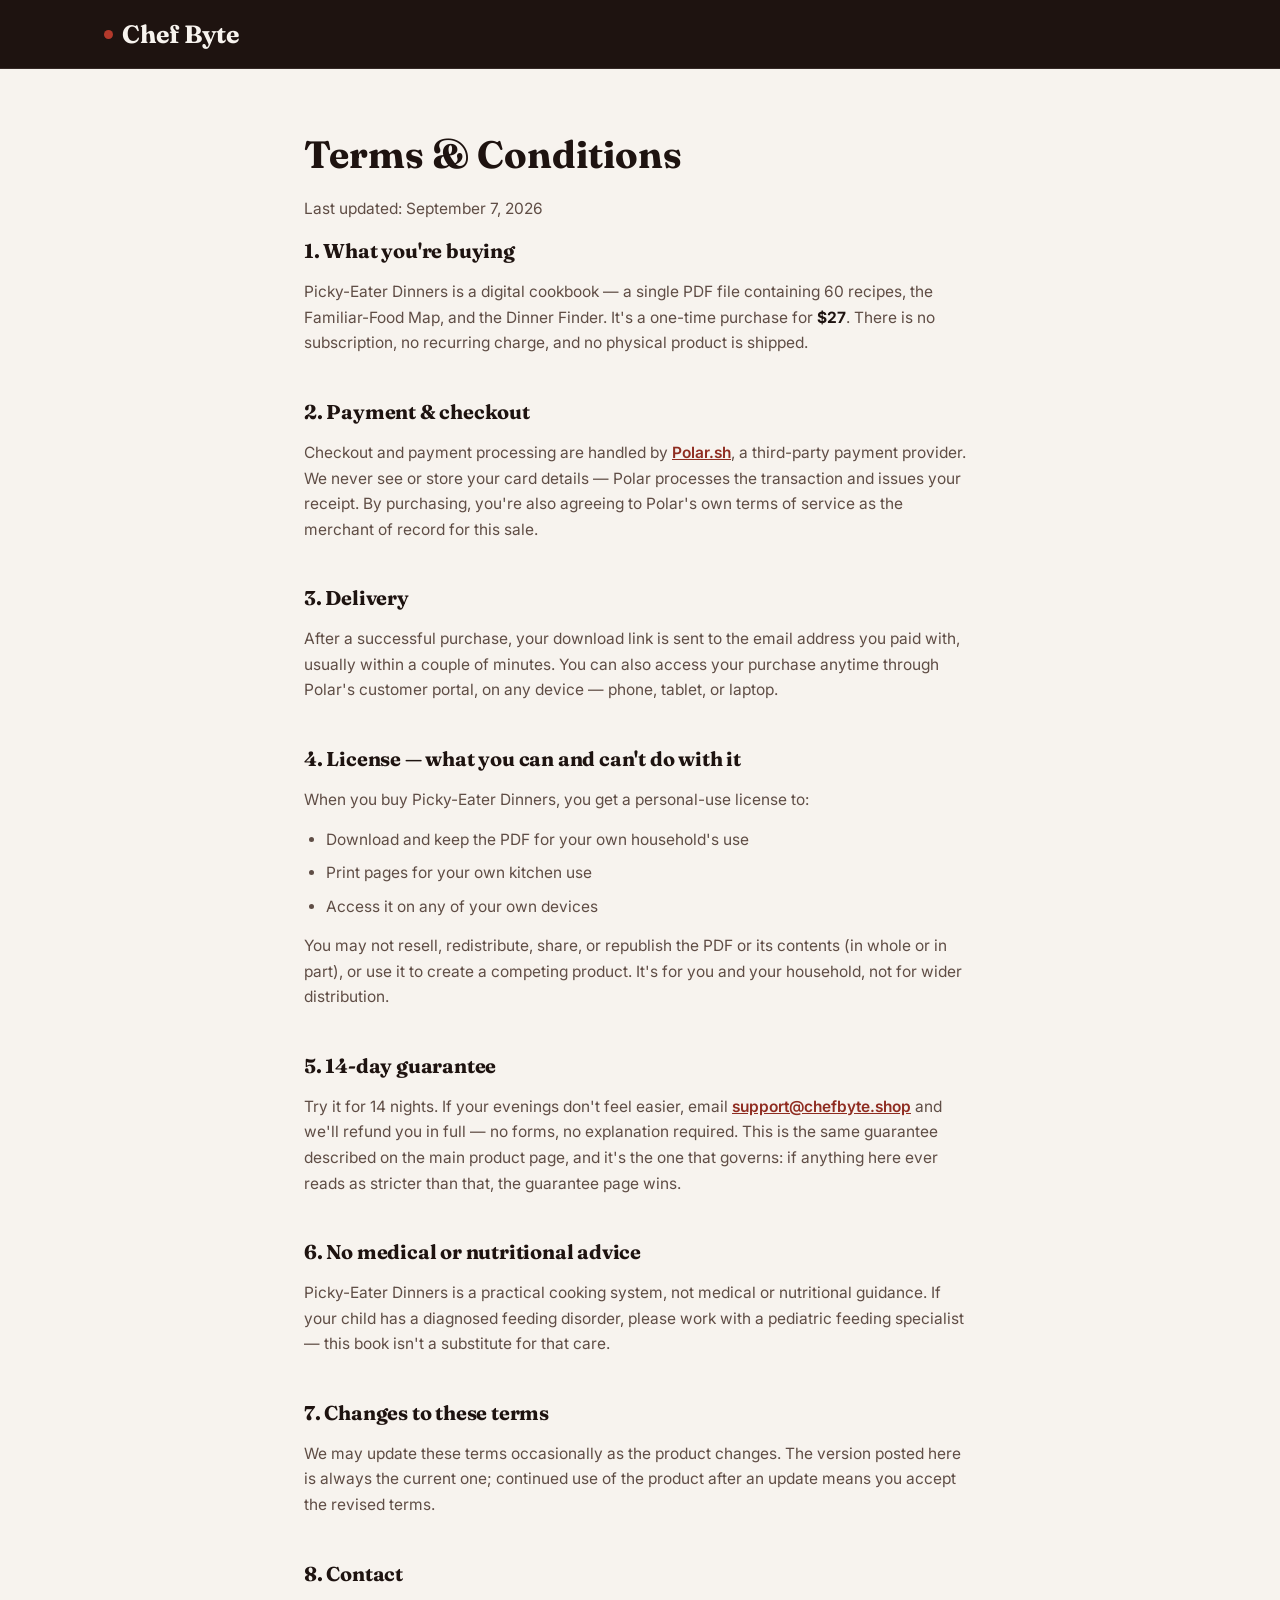
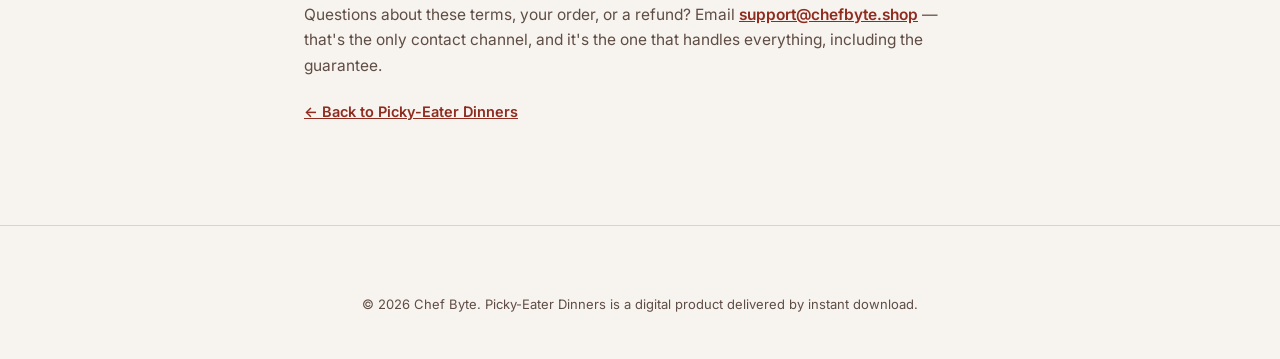
<file: terms.html>
<!DOCTYPE html>
<html lang="en">
<head>
<meta charset="UTF-8">
<meta name="viewport" content="width=device-width, initial-scale=1.0">
<title>Terms &amp; Conditions — Picky-Eater Dinners</title>
<link rel="icon" href="assets/favicon.png">

<link rel="preconnect" href="https://fonts.googleapis.com">
<link rel="preconnect" href="https://fonts.gstatic.com" crossorigin>
<link href="https://fonts.googleapis.com/css2?family=Fraunces:opsz,wght@9..144,400;9..144,500;9..144,600;9..144,700;9..144,900&family=Inter:wght@400;500;600;700&display=swap" rel="stylesheet">
<link rel="stylesheet" href="css/styles.css">

<style>
  .legal-wrap{max-width:720px; margin:0 auto; padding:56px 24px 100px;}
  .legal-wrap h1{font-size:clamp(28px,4vw,38px); margin:0 0 10px;}
  .legal-updated{font-size:14px; color:var(--ink-soft); margin:0 0 44px;}
  .legal-wrap h2{font-size:20px; margin:40px 0 12px; letter-spacing:-.01em;}
  .legal-wrap h2:first-of-type{margin-top:0;}
  .legal-wrap p, .legal-wrap li{font-size:15.5px; line-height:1.65; color:var(--ink-soft); margin:0 0 14px;}
  .legal-wrap ul{margin:0 0 14px; padding-left:22px;}
  .legal-wrap li{margin-bottom:8px;}
  .legal-wrap strong{color:var(--ink);}
  .legal-wrap a{color:var(--terracotta-dark); font-weight:600; text-decoration:underline;}
  .legal-back{
    display:inline-block; margin-top:8px; font-size:14.5px; color:var(--ink-soft);
    text-decoration:underline;
  }
</style>
</head>
<body>

<nav>
  <div class="navrow">
    <div class="brand"><span class="dot"></span> Chef Byte</div>
  </div>
</nav>

<div class="legal-wrap">
  <h1>Terms &amp; Conditions</h1>
  <p class="legal-updated">Last updated: September 7, 2026</p>

  <h2>1. What you're buying</h2>
  <p>Picky-Eater Dinners is a digital cookbook — a single PDF file containing 60 recipes, the Familiar-Food Map, and the Dinner Finder. It's a one-time purchase for <strong>$27</strong>. There is no subscription, no recurring charge, and no physical product is shipped.</p>

  <h2>2. Payment &amp; checkout</h2>
  <p>Checkout and payment processing are handled by <a href="https://polar.sh" target="_blank" rel="noopener">Polar.sh</a>, a third-party payment provider. We never see or store your card details — Polar processes the transaction and issues your receipt. By purchasing, you're also agreeing to Polar's own terms of service as the merchant of record for this sale.</p>

  <h2>3. Delivery</h2>
  <p>After a successful purchase, your download link is sent to the email address you paid with, usually within a couple of minutes. You can also access your purchase anytime through Polar's customer portal, on any device — phone, tablet, or laptop.</p>

  <h2>4. License — what you can and can't do with it</h2>
  <p>When you buy Picky-Eater Dinners, you get a personal-use license to:</p>
  <ul>
    <li>Download and keep the PDF for your own household's use</li>
    <li>Print pages for your own kitchen use</li>
    <li>Access it on any of your own devices</li>
  </ul>
  <p>You may not resell, redistribute, share, or republish the PDF or its contents (in whole or in part), or use it to create a competing product. It's for you and your household, not for wider distribution.</p>

  <h2>5. 14-day guarantee</h2>
  <p>Try it for 14 nights. If your evenings don't feel easier, email <a href="mailto:support@chefbyte.shop">support@chefbyte.shop</a> and we'll refund you in full — no forms, no explanation required. This is the same guarantee described on the main product page, and it's the one that governs: if anything here ever reads as stricter than that, the guarantee page wins.</p>

  <h2>6. No medical or nutritional advice</h2>
  <p>Picky-Eater Dinners is a practical cooking system, not medical or nutritional guidance. If your child has a diagnosed feeding disorder, please work with a pediatric feeding specialist — this book isn't a substitute for that care.</p>

  <h2>7. Changes to these terms</h2>
  <p>We may update these terms occasionally as the product changes. The version posted here is always the current one; continued use of the product after an update means you accept the revised terms.</p>

  <h2>8. Contact</h2>
  <p>Questions about these terms, your order, or a refund? Email <a href="mailto:support@chefbyte.shop">support@chefbyte.shop</a> — that's the only contact channel, and it's the one that handles everything, including the guarantee.</p>

  <a class="legal-back" href="/">← Back to Picky-Eater Dinners</a>
</div>

<footer>
  <div class="wrap">
    <p class="foot-note">© 2026 Chef Byte. Picky-Eater Dinners is a digital product delivered by instant download.</p>
  </div>
</footer>

</body>
</html>
</file>
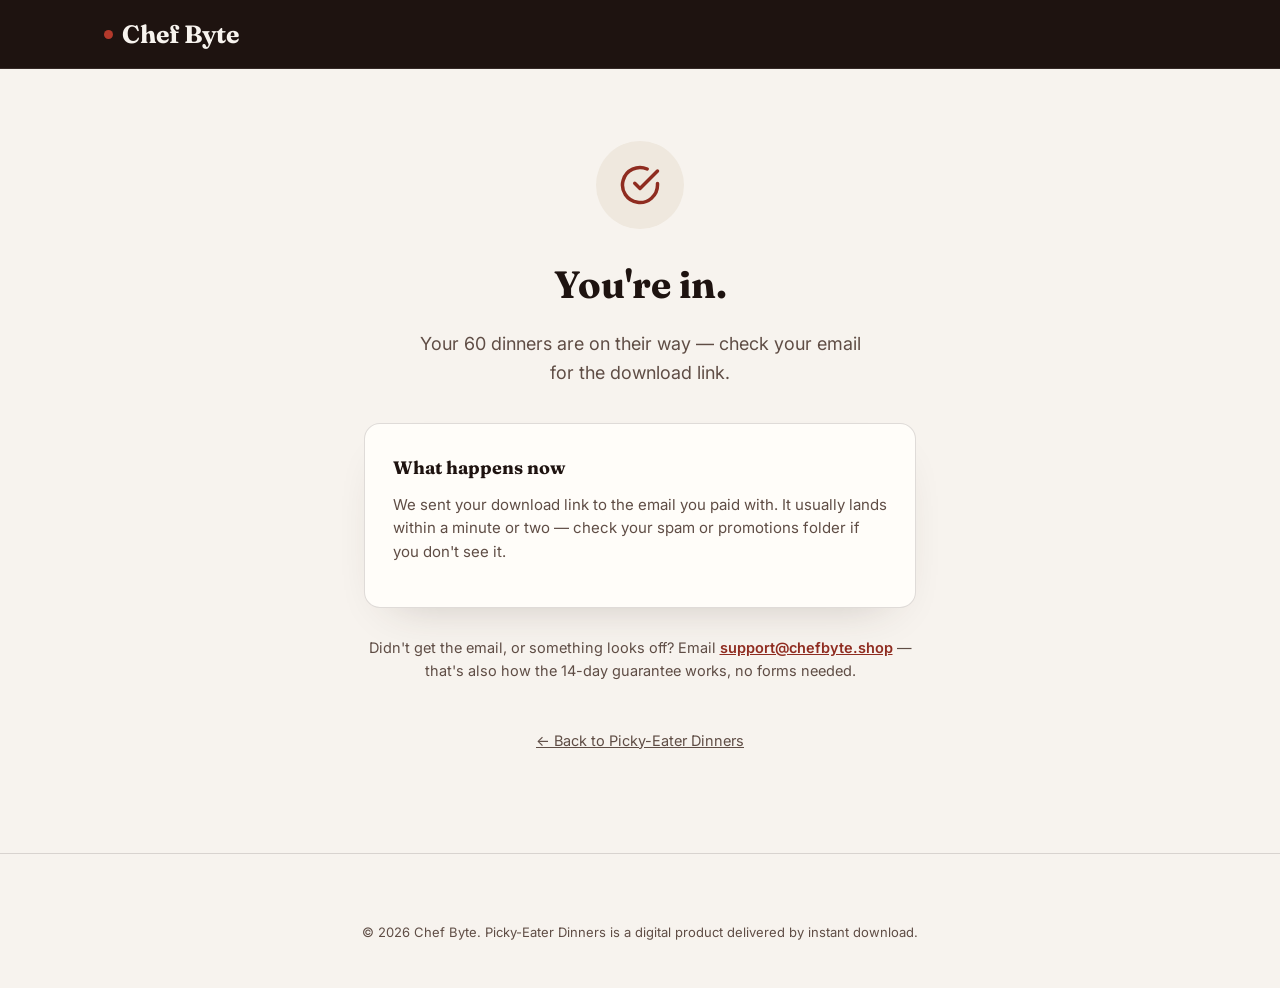
<file: thank-you.html>
<!DOCTYPE html>
<html lang="en">
<head>
<meta charset="UTF-8">
<meta name="viewport" content="width=device-width, initial-scale=1.0">
<meta name="robots" content="noindex">
<title>You're In — Picky-Eater Dinners</title>
<link rel="icon" href="assets/favicon.png">

<link rel="preconnect" href="https://fonts.googleapis.com">
<link rel="preconnect" href="https://fonts.gstatic.com" crossorigin>
<link href="https://fonts.googleapis.com/css2?family=Fraunces:opsz,wght@9..144,400;9..144,500;9..144,600;9..144,700;9..144,900&family=Inter:wght@400;500;600;700&display=swap" rel="stylesheet">
<link rel="stylesheet" href="css/styles.css">

<style>
  .ty-wrap{max-width:600px; margin:0 auto; padding:72px 24px 100px; text-align:center;}
  .ty-badge{
    width:88px; height:88px; border-radius:50%; background:var(--cream-2);
    display:flex; align-items:center; justify-content:center; margin:0 auto 26px; color:var(--terracotta-dark);
  }
  .ty-badge svg{width:42px; height:42px;}
  .ty-wrap h1{font-size:clamp(28px,4vw,38px); margin:0 0 14px;}
  .ty-lede{font-size:18px; color:var(--ink-soft); max-width:42ch; margin:0 auto 36px;}
  .ty-card{
    background:var(--card); border:1px solid var(--line); border-radius:16px;
    padding:30px 28px; text-align:left; margin-bottom:28px;
    box-shadow:0 20px 50px -30px rgba(59,42,36,.3);
  }
  .ty-card h3{margin:0 0 10px; font-size:18px;}
  .ty-card p{margin:0 0 14px; color:var(--ink-soft); font-size:15px; line-height:1.55;}
  .ty-card p:last-child{margin-bottom:0;}
  .ty-order{
    font-family:'Fraunces',serif; font-size:13.5px; color:var(--ink-soft);
    background:var(--cream-2); border-radius:8px; padding:7px 12px; display:inline-block;
  }
  .ty-support{font-size:14.5px; color:var(--ink-soft); line-height:1.6;}
  .ty-support a{color:var(--terracotta-dark); font-weight:600; text-decoration:underline;}
  .ty-back{
    display:inline-block; margin-top:32px; font-size:14.5px; color:var(--ink-soft);
    text-decoration:underline;
  }
</style>
</head>
<body>

<nav>
  <div class="navrow">
    <div class="brand"><span class="dot"></span> Chef Byte</div>
  </div>
</nav>

<div class="ty-wrap">
  <div class="ty-badge">
    <svg viewBox="0 0 24 24" fill="none" stroke="currentColor" stroke-width="2" stroke-linecap="round" stroke-linejoin="round"><path d="M22 11.08V12a10 10 0 1 1-5.93-9.14"/><polyline points="22 4 12 14.01 9 11.01"/></svg>
  </div>
  <h1>You're in.</h1>
  <p class="ty-lede">Your 60 dinners are on their way — check your email for the download link.</p>

  <div class="ty-card">
    <h3>What happens now</h3>
    <p>We sent your download link to the email you paid with. It usually lands within a minute or two — check your spam or promotions folder if you don't see it.</p>
    <p id="orderIdRow">Your order reference: <span class="ty-order" id="orderIdDisplay">—</span></p>
  </div>

  <p class="ty-support">
    Didn't get the email, or something looks off? Email <a href="mailto:support@chefbyte.shop">support@chefbyte.shop</a> — that's also how the 14-day guarantee works, no forms needed.
  </p>

  <a class="ty-back" href="/">← Back to Picky-Eater Dinners</a>
</div>

<footer>
  <div class="wrap">
    <p class="foot-note">© 2026 Chef Byte. Picky-Eater Dinners is a digital product delivered by instant download.</p>
  </div>
</footer>

<script>
  (function(){
    const params = new URLSearchParams(window.location.search);
    const checkoutId = params.get('checkout_id');
    const row = document.getElementById('orderIdRow');
    const display = document.getElementById('orderIdDisplay');
    if (checkoutId) {
      display.textContent = checkoutId;
    } else if (row) {
      row.style.display = 'none';
    }
  })();
</script>

</body>
</html>
</file>
<file: css/styles.css>
:root{
    --cream:#f7f3ee;
    --cream-2:#efe8de;
    --card:#fffdf9;
    --ink:#1e1310;
    --ink-soft:#5f4d45;
    --terracotta:#b3392b;
    --terracotta-dark:#8f2c20;
    --terracotta-light:#d1614a;
    --gold:#b3392b;
    --blush:#f7f3ee;
    --blush-text:#b3392b;
    --line:rgba(30,19,16,0.14);
    --radius:14px;
  }
  *{box-sizing:border-box;}
  html{scroll-behavior:smooth; overflow-x:clip;}
  body{
    margin:0;
    background:var(--cream);
    color:var(--ink);
    font-family:'Inter',sans-serif;
    font-size:16.5px;
    line-height:1.6;
    -webkit-font-smoothing:antialiased;
    overflow-x:clip;
  }
  h1,h2,h3,h4,.serif{ font-family:'Fraunces',serif; }
  img{max-width:100%; display:block;}
  a{color:inherit;}
  .wrap{max-width:1120px; margin:0 auto; padding:0 24px;}
  .wrap-narrow{max-width:760px; margin:0 auto; padding:0 24px;}

  /* ---------- placeholders (swap for real photos) ---------- */
  .ph{
    background:linear-gradient(135deg,#e9dfd0,#dccdb6);
    display:flex; align-items:center; justify-content:center;
    color:#8a7a63; font-family:'Inter',sans-serif; font-size:13px;
    letter-spacing:.04em; text-align:center; padding:12px;
    overflow:hidden; word-break:break-word;
  }
  .ph::before{content:attr(data-label); white-space:pre-line;}
  .meet-avatar.ph::before{font-size:9px; line-height:1.3;}

  /* ---------- top bar ---------- */
  /* ---------- nav (single merged sticky header) ---------- */
  nav{
    position:sticky; top:0; z-index:40;
    background:var(--ink);
    border-bottom:1px solid rgba(247,243,238,.1);
  }
  .navrow{
    display:flex; align-items:center; justify-content:space-between; flex-wrap:wrap;
    padding:14px 24px; max-width:1120px; margin:0 auto; gap:16px;
  }
  .brand{font-family:'Fraunces',serif; font-weight:700; font-size:22px; letter-spacing:-0.01em; display:flex; align-items:center; gap:9px; color:var(--cream); flex-shrink:0;}
  .brand .dot{width:9px;height:9px;border-radius:50%;background:var(--terracotta);}
  .nav-urgency{
    font-size:15px; color:var(--cream); font-weight:600; flex:1; text-align:center;
  }
  .nav-urgency .pct{
    background:var(--terracotta); color:#fff; font-weight:800; padding:2px 8px;
    border-radius:5px; margin:0 2px;
  }
  .nav-urgency .urgency-sub{color:#cbb9ae; font-weight:400;}
  .navcta{
    background:var(--terracotta); color:#fff; font-weight:600; font-size:14.5px;
    padding:10px 20px; border-radius:999px; text-decoration:none; flex-shrink:0;
    transition:background .15s ease;
  }
  .navcta:hover{background:var(--terracotta-dark);}

  /* ---------- cover reveal (first thing after header) ---------- */
  .cover-reveal{padding:56px 0 36px; overflow:hidden;}
  .cover-reveal .hero-visual{max-width:360px; margin:0 auto;}

  /* ---------- hero ---------- */
  .hero{padding:24px 0 64px;}
  .hero-text-only{max-width:640px; margin:0; text-align:left;}
  .format-tag{
    display:inline-flex; align-items:center; gap:8px; font-size:15px; font-weight:700;
    letter-spacing:.04em; color:var(--terracotta-dark); margin-bottom:14px;
  }
  .format-tag svg{width:17px; height:17px; flex-shrink:0;}
  .stats-line{
    display:flex; flex-wrap:wrap; align-items:center; gap:8px; font-size:14px;
    color:var(--ink-soft); margin:-10px 0 22px;
  }
  .stats-line .stars{color:var(--gold);}
  .eyebrow{
    display:inline-flex; align-items:flex-start; gap:9px;
    color:var(--terracotta-dark); font-weight:600; font-size:16.5px;
    letter-spacing:.02em; margin-bottom:18px; line-height:1.5;
  }
  .eyebrow svg{width:18px; height:18px; margin-top:4px; flex-shrink:0;}
  h1.hero-h{
    font-size:clamp(34px,4.6vw,54px); font-weight:700; line-height:1.06;
    letter-spacing:-0.015em; margin:0 0 22px;
  }
  h1.hero-h em{font-style:italic; color:var(--terracotta-dark);}
  .hero-sub{font-size:19px; color:var(--ink-soft); max-width:46ch; margin:0 0 26px;}
  .hero-sub strong{color:var(--ink);}
  .quickscan{
    display:flex; gap:9px 22px; flex-wrap:wrap; margin-bottom:28px;
    font-size:14.5px; color:var(--ink-soft); line-height:1.25;
  }
  .quickscan div{display:flex; align-items:center; gap:7px;}
  .quickscan b{font-family:'Fraunces',serif; font-size:19px; color:var(--terracotta-dark); font-weight:700;}
  .cta-row{display:flex; align-items:center; gap:18px; flex-wrap:wrap; margin-bottom:18px;}
  .btn-primary{
    background:linear-gradient(180deg,#c2503c,var(--terracotta) 60%); color:#fff; font-weight:700; font-size:18px;
    padding:19px 38px; border-radius:12px; text-decoration:none; display:inline-block;
    box-shadow:0 14px 30px -8px rgba(179,57,43,.6), inset 0 1px 0 rgba(255,255,255,.25);
    animation:ctaGlow 2.6s ease-in-out infinite, ctaShake 4.5s ease-in-out infinite;
  }
  .btn-primary:hover{background:var(--terracotta-dark); animation-play-state:paused;}

  .price-note{font-size:14.5px; color:var(--ink-soft); margin-bottom:0;}
  .mini-trust{
    display:flex; flex-wrap:wrap; align-items:center; gap:8px; font-size:12.5px;
    color:var(--ink-soft); margin:22px 0 10px;
  }
  .mini-trust span{display:inline-flex; align-items:center; gap:5px;}
  .mini-trust svg{width:14px; height:14px; flex-shrink:0;}
  .mini-trust .dot{color:var(--line); opacity:.7;}
  .mini-trust button.trust-trigger, .includes button.trust-trigger{
    background:none; border:none; padding:0; margin:0; font:inherit; color:inherit; cursor:pointer;
  }
  .trust-trigger{border-radius:4px;}
  .trust-trigger:hover{color:var(--terracotta-dark);}
  .trust-trigger:focus-visible{outline:2px solid var(--terracotta); outline-offset:3px;}
  .trust-badges{display:flex; gap:14px; justify-content:center; margin:26px 0 24px; flex-wrap:wrap;}
  .trust-badge{
    background:var(--card); border:1px solid var(--line); border-radius:14px;
    padding:20px 18px; min-width:120px; text-align:center; transition:transform .2s ease, box-shadow .2s ease;
    box-shadow:0 12px 26px -14px rgba(0,0,0,.4); font-family:inherit; cursor:pointer;
  }
  .trust-badge:hover{transform:translateY(-3px); box-shadow:0 16px 32px -14px rgba(0,0,0,.5);}
  .trust-badge:focus-visible{outline:2px solid var(--terracotta); outline-offset:2px;}
  .tb-icon{margin-bottom:10px; display:flex; justify-content:center;}
  .tb-icon svg{width:30px; height:30px; color:var(--ink);}
  .trust-badge span{display:block; font-size:13px; color:var(--ink); font-weight:700;}
  .price-note .was{text-decoration:line-through; opacity:.6; margin-right:4px;}
  .price-note .now{color:var(--terracotta-dark); font-weight:700;}
  .trust-row{display:flex; align-items:center; gap:10px; font-size:13.5px; color:var(--ink-soft); margin-top:6px;}
  .stars{color:var(--gold); letter-spacing:1px;}

  .hero-visual{position:relative;}
  .device-frame{position:relative;}
  .cover-shot{
    background:var(--ink); border-radius:18px; overflow:hidden; aspect-ratio:3/5;
    box-shadow:0 30px 60px -22px rgba(59,42,36,.4), 0 6px 16px -8px rgba(59,42,36,.15);
  }
  /* One fixed frame for every photo (so the gallery doesn't resize as you
     browse it) — 3:5 was picked because it's the closest common ratio
     across all 6 photos, so whatever sliver of the dark header color
     shows at the edges of any one of them stays thin. Nothing is cropped:
     object-fit:contain always shows the whole picture. */
  .cover-shot img{width:100%; height:100%; object-fit:contain;}
  /* Arrows overlay the big picture itself (desktop only — see the
     min-width:881px block below), hidden until the picture is hovered —
     matching the competitor reference. On mobile there's no arrow at all;
     swiping the picture (touch) moves to the next/previous image instead. */
  .cover-shot-arrow{
    display:none; position:absolute; top:50%; transform:translateY(-50%);
    width:45px; height:45px; border-radius:50%; border:none; cursor:pointer;
    background:rgba(255,255,255,.94); color:var(--ink); align-items:center; justify-content:center;
    padding:0; z-index:2; box-shadow:0 4px 14px rgba(30,19,16,.22);
    opacity:0; pointer-events:none; transition:opacity .18s ease, background .15s ease;
  }
  .cover-shot-arrow svg{width:22px; height:22px;}
  .cover-shot-arrow:hover{background:#fff;}
  .cover-shot-arrow-left{left:12px;}
  .cover-shot-arrow-right{right:12px;}
  @keyframes coverSlideNext{from{transform:translateX(18px); opacity:.5;} to{transform:translateX(0); opacity:1;}}
  @keyframes coverSlidePrev{from{transform:translateX(-18px); opacity:.5;} to{transform:translateX(0); opacity:1;}}
  #heroCoverImg.slide-next{animation:coverSlideNext .28s cubic-bezier(.25,.46,.45,.94);}
  #heroCoverImg.slide-prev{animation:coverSlidePrev .28s cubic-bezier(.25,.46,.45,.94);}
  .cover-thumbs{
    display:flex; justify-content:flex-start; gap:10px; margin-top:16px;
    overflow-x:auto; scroll-behavior:smooth; scroll-snap-type:x proximity; padding:2px;
    scrollbar-width:none; -ms-overflow-style:none;
  }
  .cover-thumbs::-webkit-scrollbar{display:none;}
  .cover-thumb{
    width:76px; height:76px; border-radius:11px; overflow:hidden; cursor:pointer;
    border:2px solid transparent; opacity:.62; transition:opacity .15s ease, border-color .15s ease;
    background:var(--ink); flex-shrink:0; padding:0; font:inherit; -webkit-appearance:none; appearance:none;
    scroll-snap-align:start;
  }
  .cover-thumb img{width:100%; height:100%; object-fit:cover; display:block;}
  .cover-thumb:hover{opacity:.85;}
  .cover-thumb.active{opacity:1; border-color:var(--terracotta);}
  .cover-thumb.ph::before{font-size:8px; line-height:1.15; padding:2px;}
  .float-badge{
    position:relative; margin:22px auto 0; width:fit-content;
    background:var(--card); border:1px solid var(--line); border-radius:12px;
    padding:12px 16px; box-shadow:0 12px 24px -8px rgba(59,42,36,.25);
    font-size:13.5px; display:flex; align-items:center; gap:10px;
  }
  .float-badge b{font-family:'Fraunces',serif; font-size:22px; display:block; line-height:1;}

  /* ---------- hero grid: DESKTOP ONLY, cover image + text side by side ----------
     Mobile is untouched — this only activates above the 880px tablet/mobile
     breakpoint, so small screens keep the original stacked layout exactly. */
  @media (min-width: 881px){
    .hero-grid{
      display:grid; grid-template-columns:minmax(0,460px) 1fr; align-items:center;
      gap:56px; max-width:1120px; margin:0 auto; padding:0 24px;
    }
    .hero-grid .cover-reveal{padding:64px 0;}
    .hero-grid .cover-reveal .wrap-narrow{max-width:none; margin:0; padding:0;}
    .hero-grid .cover-reveal .hero-visual{max-width:380px; margin:0;}
    .hero-grid .hero{padding:64px 0;}
    .hero-grid .hero .wrap{max-width:none; margin:0; padding:0;}

    /* prev/next arrows on the big picture — laptop only, and hidden until
       the picture is hovered, per request */
    .cover-shot-arrow{display:flex;}
    .device-frame:hover .cover-shot-arrow,
    .device-frame:focus-within .cover-shot-arrow{
      opacity:1; pointer-events:auto;
    }

    /* bigger, more confident CTAs — desktop has the room for it */
    .btn-primary{font-size:20px; padding:21px 42px;}
    .btn-gold{font-size:21px; padding:22px 48px;}

    /* "core idea" step labels look undersized above the large plate circles */
    .step-num{font-size:17px;}

    /* sticky nav: brand, discount copy, and CTA all have room to grow */
    .brand{font-size:25px;}
    .nav-urgency{font-size:16.5px;}
    .navcta{font-size:16px; padding:11px 24px;}
  }

  /* ---------- section shell ---------- */
  section{padding:88px 0;}
  .section-head{max-width:640px; margin:0 auto 52px; text-align:center;}
  .section-head-left{margin-left:0; margin-right:auto; text-align:left;}
  .eyebrow-sm{
    display:inline-flex; align-items:center; gap:7px; font-size:13px; font-weight:700;
    letter-spacing:.04em; text-transform:uppercase; color:var(--terracotta-dark); margin-bottom:6px;
  }
  .dark .eyebrow-sm{color:var(--terracotta-light);}
  .section-head h2{font-size:clamp(28px,3.4vw,38px); font-weight:600; letter-spacing:-.01em; margin:0 0 14px;}
  .section-head p{color:var(--ink-soft); font-size:17.5px; margin:0;}

  /* ---------- meet chef byte ---------- */
  .meet-section{padding:40px 0 88px;}
  .meet-card{
    display:flex; gap:32px; align-items:flex-start; background:var(--card);
    border:1px solid var(--line); border-radius:20px; padding:36px 40px;
    box-shadow:0 20px 50px -30px rgba(59,42,36,.3);
  }
  .meet-avatar{
    width:96px; height:96px; border-radius:50%; overflow:hidden; flex-shrink:0;
    border:3px solid var(--gold); box-shadow:0 10px 20px -8px rgba(59,42,36,.3);
  }
  .meet-avatar img{width:100%; height:100%; object-fit:cover; object-position:center top;}
  .meet-text p{font-size:16.5px; color:var(--ink-soft); margin:0 0 14px;}
  .meet-text p:last-child{margin-bottom:0;}
  .meet-text .meet-kicker{
    font-family:'Fraunces',serif; font-weight:600; font-size:21px; color:var(--ink); margin-bottom:12px;
  }
  .meet-text em{color:var(--terracotta-dark); font-style:italic;}
  .meet-sign{font-family:'Fraunces',serif; font-style:italic; color:var(--ink)!important; font-size:17px!important;}

  /* ---------- problem / agitation ---------- */
  .dark{background:var(--ink); color:var(--cream);}
  .dark .section-head p{color:#cbb9ae;}
  .problem-list{
    display:grid; grid-template-columns:repeat(3,1fr); gap:1px;
    background:rgba(247,243,238,0.14); border-radius:16px; overflow:hidden;
    border:1px solid rgba(247,243,238,0.14);
  }
  .problem-item{background:var(--ink); padding:32px 28px;}
  .problem-item .q{font-family:'Fraunces',serif; font-style:italic; font-size:19px; line-height:1.45; color:#f3e6dd;}
  .problem-item .q::before{content:'\201C';}
  .problem-item .q::after{content:'\201D';}
  .scene{text-align:center; max-width:640px; margin:0 auto 48px;}
  .scene p{font-family:'Fraunces',serif; font-size:22px; line-height:1.5; color:#f3e6dd; margin:0;}

  .bridge{text-align:center; max-width:680px; margin:56px auto 0;}
  .bridge p{font-size:19px; color:#e4d6cc;}
  .bridge p strong{color:var(--gold);}

  /* ---------- early objection callouts (inside dark agitation section) ---------- */
  .mini-faq{display:grid; grid-template-columns:repeat(2,1fr); gap:20px; margin-top:48px;}
  .mini-faq-item{background:rgba(247,243,238,.06); border:1px solid rgba(247,243,238,.14); border-radius:14px; padding:24px 22px;}
  .mini-faq-item h4{font-family:'Fraunces',serif; font-size:16.5px; font-weight:600; margin:0 0 8px; color:#f3e6dd;}
  .mini-faq-item p{font-size:14.5px; color:#cbb9ae; margin:0;}
  @media (max-width:880px){ .mini-faq{grid-template-columns:1fr;} }

  /* ---------- how it works (One Base, Different Plates) ---------- */
  .steps{display:grid; grid-template-columns:repeat(3,1fr); gap:36px; margin-bottom:56px;}
  .step{text-align:center;}
  .step-num{font-family:'Fraunces',serif; font-weight:700; font-size:15px; color:var(--terracotta-dark); margin-bottom:10px;}
  .step-plate{
    width:100%; aspect-ratio:1; border-radius:50%; overflow:hidden; margin-bottom:20px;
    border:1px solid var(--line); box-shadow:0 16px 30px -14px rgba(59,42,36,.3);
  }
  .step-plate img{width:100%; height:100%; object-fit:cover;}
  .step h3{font-size:19px; font-weight:600; margin:0 0 8px;}
  .step p{color:var(--ink-soft); font-size:15px; margin:0;}
  .same-dinner{
    text-align:center; font-family:'Fraunces',serif; font-style:italic; color:var(--terracotta-dark);
    font-size:17px; padding-top:20px; border-top:1px solid var(--line);
  }

  /* ---------- feature grid (grounded in real system names) ---------- */
  .feat-grid{display:grid; grid-template-columns:repeat(2,1fr); gap:20px;}
  .feat-card{
    background:var(--card); border:1px solid var(--line); border-left:4px solid var(--gold);
    border-radius:10px; padding:28px 26px;
  }
  .feat-card h3{font-size:19px; font-weight:600; margin:0 0 8px; display:flex; align-items:center; gap:10px;}
  .feat-card .ico{
    width:34px;height:34px; border-radius:9px; background:var(--cream-2);
    display:flex; align-items:center; justify-content:center; flex-shrink:0;
    color:var(--terracotta-dark);
  }
  .feat-card .ico svg{width:18px; height:18px;}
  .feat-card p{color:var(--ink-soft); font-size:15px; margin:0;}

  /* ---------- recipe preview mock ---------- */
  .preview-shell{
    background:var(--card); border:1px solid var(--line); border-radius:20px; overflow:hidden;
    box-shadow:0 30px 70px -30px rgba(59,42,36,.3);
    display:grid; grid-template-columns:1fr 1fr;
  }
  .preview-shell img{width:100%; height:100%; object-fit:contain; background:var(--card);}
  .preview-half{aspect-ratio:2381/3368;}
  .preview-caption{text-align:center; margin-top:22px; color:var(--ink-soft); font-size:14.5px;}

  /* ---------- who it's for ---------- */
  .fit-grid{display:grid; grid-template-columns:1fr 1fr; gap:24px;}
  .fit-card{border-radius:14px; padding:30px 28px;}
  .fit-yes{background:#f1ede2; border:1px solid var(--line);}
  .fit-no{background:transparent; border:1px dashed var(--line);}
  .fit-card h3{margin:0 0 16px; font-size:19px; font-weight:600;}
  .fit-card ul{margin:0; padding:0; list-style:none;}
  .fit-card li{display:flex; gap:10px; padding:8px 0; font-size:15.5px; color:var(--ink-soft);}
  .fit-card li svg{flex-shrink:0; margin-top:3px;}

  /* ---------- testimonials ---------- */
  .test-grid{display:grid; grid-template-columns:repeat(3,1fr); gap:22px;}
  .test-card{background:var(--card); border:1px solid var(--line); border-left:4px solid var(--terracotta); border-radius:14px; padding:26px;}
  .test-card:nth-child(2){border-left-color:var(--ink);}
  .test-card:nth-child(3){border-left-color:var(--gold);}
  .test-card .stars{display:block; margin-bottom:12px;}
  .test-card p{font-size:15.5px; color:var(--ink); margin:0 0 16px;}
  .test-who{display:flex; align-items:center; gap:10px;}
  .test-who span{font-size:13.5px; color:var(--ink-soft); font-weight:600;}
  .placeholder-flag{
    text-align:center; font-size:12.5px; color:var(--terracotta-dark);
    background:#fbeee7; border:1px dashed var(--terracotta); border-radius:8px;
    padding:8px 14px; margin:20px auto 0; max-width:560px;
  }

  /* ---------- guarantee ---------- */
  .guarantee{
    display:flex; align-items:center; gap:28px; background:var(--card);
    border:1px solid var(--line); border-radius:18px; padding:40px;
  }
  .guarantee .badge{
    width:88px; height:88px; border-radius:50%; background:var(--cream-2);
    display:flex; align-items:center; justify-content:center; flex-shrink:0;
  }
  .guarantee h3{margin:0 0 8px; font-size:21px;}
  .guarantee p{margin:0; color:var(--ink-soft); font-size:15.5px;}

  /* ---------- cost of the problem ---------- */
  .cost-grid{display:grid; grid-template-columns:repeat(3,1fr); gap:24px; margin-bottom:36px;}
  .cost-item{
    background:var(--card); border:1px solid var(--line); border-radius:14px;
    padding:26px 22px; text-align:center;
  }
  .cost-item b{display:block; font-family:'Fraunces',serif; font-size:30px; color:var(--terracotta-dark); margin-bottom:8px;}
  .cost-item span{font-size:14.5px; color:var(--ink-soft);}
  .cost-bridge{
    text-align:center; font-family:'Fraunces',serif; font-style:italic; font-size:19px;
    color:var(--ink); max-width:600px; margin:0 auto;
  }
  .math-card{
    background:var(--card); border:1px solid var(--line); border-radius:16px; padding:8px 26px;
    margin:36px auto 0; max-width:520px;
  }
  .math-row{
    display:flex; justify-content:space-between; align-items:center; gap:16px;
    padding:16px 0; border-bottom:1px solid var(--line); font-size:15px; color:var(--ink-soft);
  }
  .math-row span{display:flex; align-items:center; gap:9px;}
  .math-row span svg{width:17px; height:17px; flex-shrink:0; color:var(--terracotta-dark);}
  .math-row:last-child{border-bottom:none;}
  .math-row b{font-family:'Fraunces',serif; font-size:19px; color:var(--ink); flex-shrink:0;}
  .math-row.divider{padding-top:18px;}
  .math-row.divider span{color:var(--ink); font-weight:600;}
  .math-row.divider b{color:var(--terracotta-dark); font-size:23px;}

  /* ---------- pricing / final CTA ---------- */
  .price-box{
    background:var(--ink); color:var(--cream); border-radius:22px; padding:52px 44px;
    text-align:center; position:relative; overflow:hidden;
  }
  .price-box::before{
    content:''; position:absolute; top:-60px; right:-60px; width:220px; height:220px;
    background:radial-gradient(circle, rgba(179,57,43,.22), transparent 70%);
  }
  .price-box h2{font-size:clamp(26px,3.6vw,34px); margin:0 0 12px;}
  .payoff-line{
    font-family:'Fraunces',serif; font-style:italic; font-size:17px; color:var(--terracotta-light);
    margin:0 0 14px;
  }
  .price-box p.lede{color:#cbb9ae; font-size:16.5px; max-width:480px; margin:0 auto 30px;}
  .price-tag{display:flex; align-items:center; justify-content:center; gap:16px; margin-bottom:10px;}
  .price-tag .was{font-size:24px; text-decoration:line-through; color:#a8968b;}
  .price-tag .now{font-family:'Fraunces',serif; font-weight:900; font-size:74px; color:var(--gold); line-height:1; text-shadow:0 4px 24px rgba(179,57,43,.3);}
  .save-badge{
    display:inline-block; background:var(--blush); color:var(--blush-text); font-weight:800; font-size:13.5px;
    letter-spacing:.03em; padding:6px 14px; border-radius:999px; margin-bottom:20px;
  }
  .per-unit{font-size:14px; color:#c9b8ae; margin-bottom:8px;}
  .per-unit strong{color:var(--terracotta-light);}
  .pay-row{margin-top:30px; padding-top:24px; border-top:1px solid rgba(247,243,238,.12);}
  .pay-label{display:flex; align-items:center; justify-content:center; gap:6px; font-size:12.5px; color:#a8968b; margin-bottom:12px;}
  .pay-label svg{width:14px; height:14px; flex-shrink:0;}
  .pay-icons{display:flex; flex-wrap:wrap; justify-content:center; align-items:center; gap:16px; max-width:420px; margin:0 auto;}
  .pay-icons img{width:26px; height:26px; display:block;}
  .pay-more{
    display:block; width:fit-content; margin:12px auto 0;
    background:rgba(247,243,238,.08); border:1px solid rgba(247,243,238,.14); border-radius:999px;
    padding:6px 14px; font-size:11.5px; color:#a8968b;
  }
  .price-box .sub{font-size:14px; color:#a8968b; margin-bottom:28px;}
  .countdown{
    display:inline-flex; gap:10px; margin-bottom:28px;
  }
  .countdown .cell{
    background:rgba(247,243,238,.08); border:1px solid rgba(247,243,238,.16);
    border-radius:10px; padding:10px 16px; min-width:64px;
  }
  .countdown .cell b{display:block; font-family:'Fraunces',serif; font-size:24px; font-variant-numeric:tabular-nums;}
  .countdown .cell span{display:block; font-size:10.5px; letter-spacing:.06em; color:#a8968b; margin-top:2px;}
  .btn-gold{
    background:linear-gradient(180deg,#c2503c,var(--gold) 60%); color:#fff; font-weight:700; font-size:19px;
    padding:20px 44px; border-radius:12px; text-decoration:none; display:inline-block;
    box-shadow:0 16px 34px -10px rgba(179,57,43,.55), inset 0 1px 0 rgba(255,255,255,.35);
    transition:transform .15s ease; animation:ctaGlow 2.6s ease-in-out infinite, ctaShake 4.5s ease-in-out infinite;
    animation-delay:0.4s;
  }
  #pricing .btn-gold{animation-delay:0.9s;}
  .btn-gold:hover{transform:translateY(-2px); animation-play-state:paused;}
  .includes{
    display:flex; flex-wrap:wrap; justify-content:center; gap:10px 26px; margin-top:30px;
    font-size:14.5px; color:var(--cream); font-weight:600;
  }
  .includes span{display:flex; align-items:center; gap:6px;}
  .includes svg{width:14px; height:14px; flex-shrink:0;}
  .includes .check-ico{color:var(--terracotta-light); font-weight:800; font-size:16px;}
  .includes .trust-trigger:hover{color:var(--terracotta-light);}

  /* ---------- trust icon popup modal ---------- */
  .trust-modal-overlay{
    display:none; position:fixed; inset:0; background:rgba(30,19,16,.55);
    z-index:1000; align-items:center; justify-content:center; padding:24px;
  }
  .trust-modal-overlay.open{display:flex; animation:trustFade .18s ease;}
  @keyframes trustFade{from{opacity:0;} to{opacity:1;}}
  .trust-modal{
    background:var(--card); border-radius:18px; max-width:360px; width:100%;
    padding:32px 28px 28px; text-align:center; position:relative;
    box-shadow:0 30px 60px -20px rgba(0,0,0,.5); animation:trustPop .22s cubic-bezier(.2,.9,.3,1.2);
  }
  @keyframes trustPop{from{opacity:0; transform:translateY(10px) scale(.96);} to{opacity:1; transform:translateY(0) scale(1);}}
  .trust-modal-close{
    position:absolute; top:12px; right:12px; width:32px; height:32px; border-radius:50%;
    border:1px solid var(--line); background:var(--cream-2); color:var(--ink); font-size:16px;
    line-height:1; cursor:pointer; display:flex; align-items:center; justify-content:center;
    padding:0; transition:background .15s ease;
  }
  .trust-modal-close:hover{background:var(--line);}
  .trust-modal-icon{
    width:56px; height:56px; border-radius:50%; background:var(--cream-2); color:var(--terracotta-dark);
    display:flex; align-items:center; justify-content:center; margin:0 auto 16px;
  }
  .trust-modal-icon svg{width:28px; height:28px;}
  .trust-modal h3{font-family:'Fraunces',serif; font-size:20px; margin:0 0 10px; color:var(--ink);}
  .trust-modal p{font-size:14.5px; line-height:1.55; color:var(--ink-soft); margin:0;}

  /* ---------- faq ---------- */
  .faq-item{border-bottom:1px solid var(--line);}
  .faq-q{
    width:100%; text-align:left; background:none; border:none; cursor:pointer;
    padding:22px 4px; font-family:'Fraunces',serif; font-size:18px; font-weight:600;
    display:flex; justify-content:space-between; align-items:center; gap:20px; color:var(--ink);
  }
  .faq-q .plus{font-size:22px; color:var(--terracotta); transition:transform .2s ease; flex-shrink:0;}
  .faq-item[open] .plus{transform:rotate(45deg);}
  .faq-a{padding:0 4px 22px; color:var(--ink-soft); font-size:15.5px; max-width:70ch;}

  /* ---------- final emotional close ---------- */
  .final-close{text-align:center; padding:70px 0;}
  .final-close-line{
    font-family:'Fraunces',serif; font-weight:600; font-size:clamp(26px,3.4vw,36px);
    color:var(--ink); margin:0 0 12px; letter-spacing:-.01em;
  }
  .final-close-sub{font-size:16.5px; color:var(--ink-soft); margin:0 0 30px;}

  /* ---------- footer ---------- */
  footer{padding:48px 0 32px; border-top:1px solid var(--line);}
  footer .brand{color:var(--ink);}
  .foot-row{display:flex; justify-content:space-between; align-items:center; flex-wrap:wrap; gap:16px;}
  .foot-note{font-size:13px; color:var(--ink-soft); margin-top:20px; text-align:center;}

  /* ---------- sticky mobile CTA ---------- */
  .sticky-cta{
    position:fixed; bottom:0; left:0; right:0; z-index:50;
    background:var(--ink); backdrop-filter:blur(10px); -webkit-backdrop-filter:blur(10px);
    color:var(--cream); padding:14px 20px;
    display:none; align-items:center; justify-content:space-between; gap:16px;
    box-shadow:0 -8px 24px rgba(0,0,0,.18);
    transform:translateY(100%); transition:transform .4s cubic-bezier(.25,.46,.45,.94);
  }
  .sticky-cta.show{transform:translateY(0);}
  .sticky-cta .amt{font-family:'Fraunces',serif; font-weight:800; font-size:24px; color:var(--terracotta); display:flex; align-items:center; gap:8px; flex-wrap:wrap;}
  .sticky-cta .amt .was{font-size:13px; text-decoration:line-through; color:#8a776d; margin-right:-4px; font-family:'Inter',sans-serif; font-weight:400;}
  .sticky-cta .sticky-pct{
    font-family:'Inter',sans-serif; font-size:10.5px; font-weight:800; letter-spacing:.02em;
    background:rgba(247,243,238,.1); color:var(--cream); border:1px solid rgba(247,243,238,.2);
    padding:3px 7px; border-radius:999px; white-space:nowrap;
  }
  .sticky-cta a{
    background:var(--terracotta); color:#fff; font-weight:700; font-size:14.5px;
    padding:11px 20px; border-radius:8px; text-decoration:none;
    transition:transform .2s ease;
    animation:ctaGlow 2.6s ease-in-out infinite, ctaShake 4.5s ease-in-out infinite;
    animation-delay:1.4s;
  }
  .sticky-cta a:active{transform:scale(.96);}

  @media (max-width: 880px){
    .cover-reveal{padding:36px 0 24px;}
    .hero{padding-top:20px;}
    .nav-urgency .urgency-sub{display:none;}
    .problem-list{grid-template-columns:1fr;}
    .steps{grid-template-columns:1fr; gap:44px;}
    .feat-grid{grid-template-columns:1fr;}
    .preview-shell{grid-template-columns:1fr;}
    .fit-grid{grid-template-columns:1fr;}
    .test-grid{grid-template-columns:1fr;}
    .cost-grid{grid-template-columns:1fr;}
    .guarantee{flex-direction:column; text-align:center;}
    .meet-card{flex-direction:column; align-items:center; text-align:center; padding:28px 24px;}
    section{padding:64px 0;}
    body{padding-bottom:76px;}
    .sticky-cta{display:flex;}
  }

  /* ---------- real phone widths (not just tablet stacking) ---------- */
  @media (max-width: 540px){
    .wrap, .wrap-narrow{padding:0 18px;}
    .navrow{padding:10px 12px; gap:6px; flex-wrap:nowrap;}
    .nav-urgency{
      font-size:11px; min-width:0; overflow:hidden; text-overflow:ellipsis; white-space:nowrap;
    }
    .nav-urgency .pct{padding:1px 5px; font-size:10.5px;}
    .nav-urgency .urgency-sub{display:none;}
    .navcta{font-size:10px; padding:6px 9px; white-space:nowrap;}
    .brand{font-size:15px; gap:5px;}
    .brand .dot{width:6px; height:6px;}
    .hero{padding:28px 0 32px;}
    h1.hero-h{font-size:30px;}
    .hero-sub{font-size:17px;}
    .quickscan{gap:7px 18px; font-size:13.5px; line-height:1.2;}
    .cta-row .btn-primary{width:100%; text-align:center; font-size:16px; padding:16px 20px;}
    section{padding:48px 0;}
    .section-head h2{font-size:25px;}
    .section-head p{font-size:16px;}
    .meet-card{padding:24px 20px; border-radius:16px;}
    .meet-avatar{width:76px; height:76px;}
    .meet-text .meet-kicker{font-size:19px;}
    .meet-text p{font-size:15.5px;}
    .problem-item{padding:24px 20px;}
    .problem-item .q{font-size:17px;}
    .scene{margin-bottom:32px;}
    .scene p{font-size:19px;}
    .float-badge{padding:10px 14px; font-size:12.5px; flex-wrap:wrap; justify-content:center;}
    .cover-thumb{width:62px; height:62px;}
    .feat-card, .test-card, .cost-item{padding:22px 20px;}
    .cost-item b{font-size:24px;}
    .math-card{padding:6px 20px;}
    .math-row{font-size:13.5px; padding:14px 0; gap:10px;}
    .math-row b{font-size:17px;}
    .math-row.divider b{font-size:20px;}
    .trust-badges{display:grid; grid-template-columns:repeat(3,1fr); gap:8px;}
    .trust-badge{padding:12px 6px; min-width:0;}
    .trust-badge span{font-size:11px;}
    .tb-icon svg{width:24px; height:24px;}
    .guarantee{padding:26px 22px;}
    .guarantee .badge{width:68px; height:68px;}
    .guarantee h3{font-size:19px;}
    .price-box{padding:36px 22px; border-radius:18px;}
    .price-box h2{font-size:24px;}
    .price-tag{gap:10px;}
    .price-tag .was{font-size:18px;}
    .price-tag .now{font-size:46px;}
    .save-badge{font-size:12px; padding:5px 12px;}
    .countdown{gap:7px;}
    .countdown .cell{padding:8px 10px; min-width:52px;}
    .countdown .cell b{font-size:19px;}
    .btn-gold{width:100%; font-size:16px; padding:16px 20px;}
    .includes{gap:8px 14px; font-size:12.5px;}
    .faq-q{font-size:16px; padding:18px 2px;}
    .faq-a{font-size:14.5px;}
    .foot-row{flex-direction:column; align-items:flex-start; gap:18px;}
    .sticky-cta{padding:12px 16px;}
    .sticky-cta .amt{font-size:19px;}
    .sticky-cta a{font-size:13.5px; padding:10px 16px;}
  }

  /* ---------- welcome confetti burst ---------- */
  .confetti-piece{
    position:fixed; width:9px; height:9px; opacity:1;
    pointer-events:none; z-index:9999; will-change:transform,opacity;
    animation-name:confettiArc; animation-timing-function:cubic-bezier(.16,.84,.44,1); animation-fill-mode:forwards;
  }
  @keyframes confettiArc{
    0%{ transform:translate(var(--x0),var(--y0)) rotate(0deg); opacity:1; }
    42%{ transform:translate(var(--xm),var(--ym)) rotate(var(--rm)); opacity:1; }
    100%{ transform:translate(var(--x1),var(--y1)) rotate(var(--r1)); opacity:0; }
  }

  /* ---------- motion system ---------- */
  .reveal{opacity:0; transform:translateY(28px); transition:opacity .7s cubic-bezier(.25,.46,.45,.94), transform .7s cubic-bezier(.25,.46,.45,.94);}
  .reveal.visible{opacity:1; transform:translateY(0);}
  .reveal-d1{transition-delay:.08s;} .reveal-d2{transition-delay:.16s;} .reveal-d3{transition-delay:.24s;}
  @media (prefers-reduced-motion: reduce){ .reveal{opacity:1!important; transform:none!important; transition:none!important;} }

  .btn-primary, .btn-gold{position:relative; overflow:hidden; transition:transform .3s cubic-bezier(.25,.46,.45,.94), box-shadow .3s cubic-bezier(.25,.46,.45,.94);}
  .btn-primary::after, .btn-gold::after{
    content:''; position:absolute; top:0; left:-100%; width:55%; height:100%;
    background:linear-gradient(100deg, transparent, rgba(255,255,255,.35), transparent);
    transform:skewX(-18deg); transition:left .55s ease;
  }
  .btn-primary:hover::after, .btn-gold:hover::after{left:130%;}
  .btn-primary:hover{transform:translateY(-3px); box-shadow:0 16px 30px -10px rgba(59,42,36,.5);}
  .btn-gold:hover{transform:translateY(-3px); box-shadow:0 16px 34px -10px rgba(179,57,43,.5);}
  @keyframes ctaGlow{
    0%,100%{box-shadow:0 10px 26px -8px rgba(179,57,43,.55); transform:scale(1);}
    50%{box-shadow:0 16px 36px -6px rgba(179,57,43,.9); transform:scale(1.035);}
  }
  @keyframes ctaShake{
    0%, 88%, 100%{transform:rotate(0deg);}
    89%{transform:rotate(-2.5deg);}
    90.5%{transform:rotate(2.5deg);}
    92%{transform:rotate(-2deg);}
    93.5%{transform:rotate(2deg);}
    95%{transform:rotate(-1deg);}
    96.5%{transform:rotate(0deg);}
  }
  @media (prefers-reduced-motion: reduce){
    .btn-primary, .btn-gold, .sticky-cta a{animation:none;}
  }

  .feat-card, .test-card, .cost-item{transition:transform .3s cubic-bezier(.25,.46,.45,.94), box-shadow .3s cubic-bezier(.25,.46,.45,.94);}
  .feat-card:hover, .test-card:hover, .cost-item:hover{transform:translateY(-4px); box-shadow:0 16px 32px -16px rgba(59,42,36,.25);}

  .divider-accent{width:56px; height:3px; margin:0 auto 18px; border-radius:2px; background:linear-gradient(90deg,var(--terracotta),var(--terracotta-light));}
  .section-head .divider-accent{margin-top:2px;}

  @keyframes heroIn{ from{opacity:0; transform:translateY(18px);} to{opacity:1; transform:translateY(0);} }
  .hero-text-only > div > *{opacity:0; animation:heroIn .7s cubic-bezier(.25,.46,.45,.94) forwards;}
  .hero-text-only > div > *:nth-child(1){animation-delay:.05s;}
  .hero-text-only > div > *:nth-child(2){animation-delay:.14s;}
  .hero-text-only > div > *:nth-child(3){animation-delay:.23s;}
  .hero-text-only > div > *:nth-child(4){animation-delay:.32s;}
  .hero-text-only > div > *:nth-child(5){animation-delay:.4s;}
  .hero-text-only > div > *:nth-child(6){animation-delay:.48s;}
  .hero-text-only > div > *:nth-child(7){animation-delay:.56s;}
  .hero-visual{opacity:0; animation:heroIn .8s cubic-bezier(.25,.46,.45,.94) forwards; animation-delay:.15s;}
  @media (prefers-reduced-motion: reduce){
    .hero-text-only > div > *, .hero-visual{opacity:1!important; animation:none!important;}
  }
</file>
